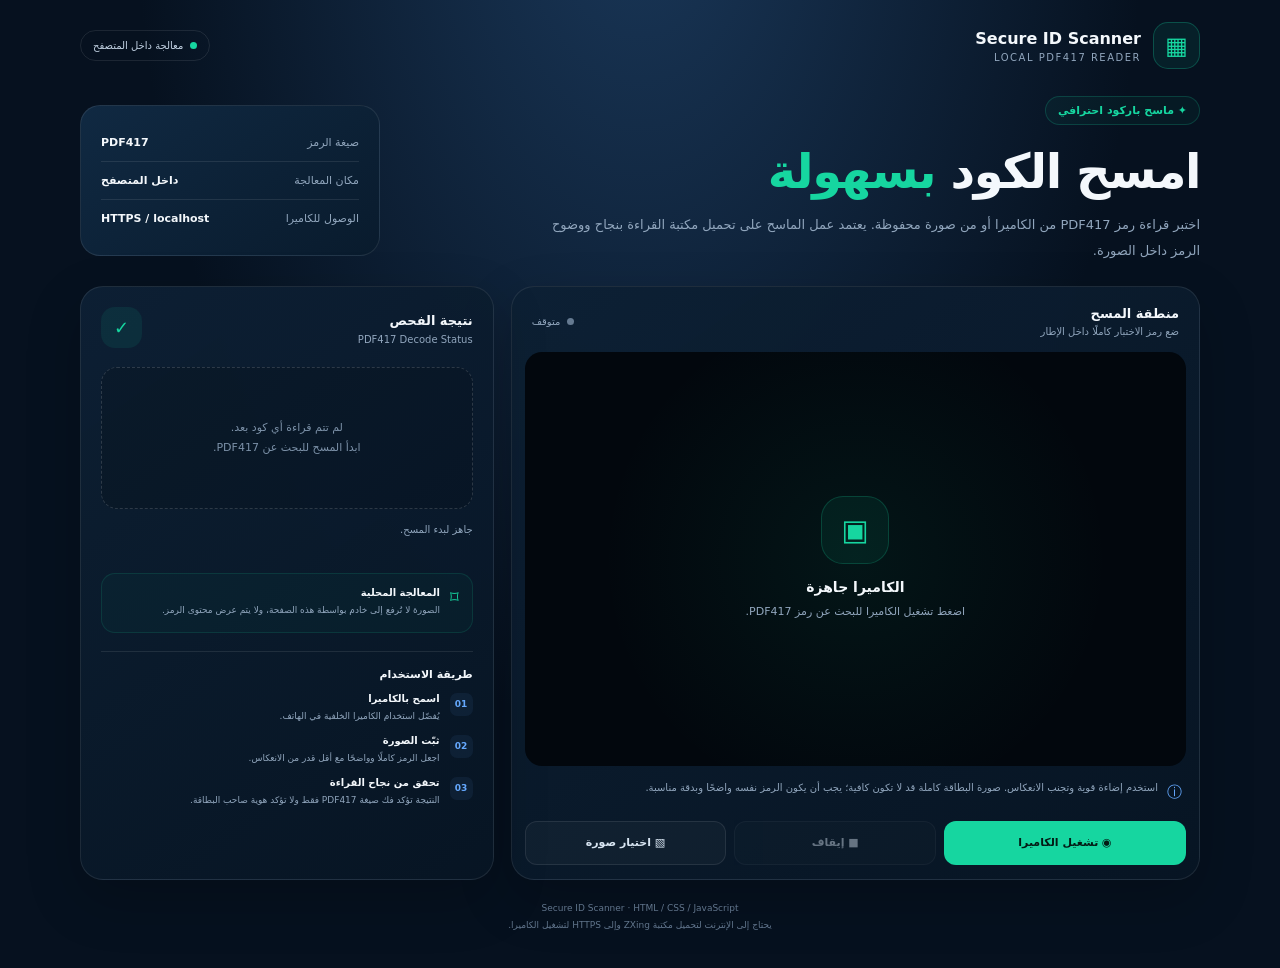
<file: card/index.html>
<!doctype html>
<html lang="ar" dir="rtl">
<head>
<meta charset="utf-8">
<meta name="viewport" content="width=device-width,initial-scale=1,viewport-fit=cover">
<meta name="theme-color" content="#06111f">
<title>Secure ID Scanner</title>
<style>
:root{--bg:#06111f;--panel:#0d2034;--panel2:#102942;--line:rgba(255,255,255,.09);--text:#f4f8fc;--muted:#91a6bd;--green:#16d6a0;--blue:#65a9ff;--red:#ff647c}*{box-sizing:border-box}body{margin:0;min-height:100vh;background:radial-gradient(ellipse at 50% -15%,#1a385a,transparent 56%),var(--bg);color:var(--text);font-family:system-ui,-apple-system,"Segoe UI",Tahoma,Arial,sans-serif}button{font:inherit;cursor:pointer}.app{width:min(1120px,calc(100% - 30px));margin:auto;padding:22px 0 34px}.top{display:flex;justify-content:space-between;align-items:center;gap:15px;margin-bottom:27px}.brand{display:flex;align-items:center;gap:12px}.logo{height:47px;width:47px;border-radius:15px;display:grid;place-items:center;font-size:24px;color:var(--green);border:1px solid #16d6a044;background:#16d6a014}.brand strong{display:block;font-size:16px;font-weight:900}.brand small{display:block;color:var(--muted);font-size:10px;letter-spacing:1.5px;margin-top:4px}.pill{font-size:10px;border:1px solid var(--line);padding:9px 12px;border-radius:999px;color:#c4d4e5;white-space:nowrap}.pill:before{content:"";display:inline-block;width:7px;height:7px;border-radius:50%;background:var(--green);margin-left:7px}.hero{display:grid;grid-template-columns:1fr 300px;gap:24px;align-items:center;margin-bottom:22px}.tag{display:inline-block;border-radius:999px;padding:7px 12px;color:var(--green);border:1px solid #16d6a033;background:#16d6a00b;font-size:11px;font-weight:800}.hero h1{font-size:clamp(30px,4.5vw,48px);line-height:1.3;letter-spacing:-1.4px;margin:15px 0 10px}.hero h1 span{color:var(--green)}.hero p{font-size:13px;line-height:2;color:var(--muted);max-width:660px;margin:0}.side-info{padding:18px 20px;background:linear-gradient(145deg,#102942,#091b2d);border:1px solid var(--line);border-radius:20px}.stat{display:flex;justify-content:space-between;gap:10px;padding:12px 0;border-bottom:1px solid var(--line);font-size:11px}.stat:last-child{border-bottom:0}.stat span{color:var(--muted)}.stat b{font-size:11px}.grid{display:grid;grid-template-columns:minmax(0,1.25fr) minmax(290px,.75fr);gap:17px}.card{overflow:hidden;background:linear-gradient(145deg,rgba(13,32,52,.97),rgba(7,21,36,.98));border:1px solid var(--line);border-radius:23px;box-shadow:0 20px 55px #0003}.card-head{display:flex;justify-content:space-between;align-items:center;gap:12px;padding:19px 20px 15px}.card-head b{display:block;font-size:13px}.card-head small{display:block;color:var(--muted);font-size:10px;margin-top:5px}.status{display:flex;align-items:center;gap:7px;font-size:10px;color:var(--muted);white-space:nowrap}.dot{width:7px;height:7px;border-radius:50%;background:#657a91}.dot.on{background:var(--green);box-shadow:0 0 10px var(--green);animation:pulse 1.5s infinite}@keyframes pulse{50%{opacity:.35}}.camera{position:relative;aspect-ratio:16/10;min-height:330px;margin:0 13px;border-radius:17px;overflow:hidden;background:#02070d}.camera video{display:none;position:absolute;inset:0;width:100%;height:100%;object-fit:cover}.placeholder{position:absolute;inset:0;display:flex;align-items:center;justify-content:center;flex-direction:column;text-align:center;padding:24px;background:radial-gradient(circle at center,#16d6a012,transparent 65%)}.cam-icon{height:68px;width:68px;display:grid;place-items:center;border:1px solid #16d6a033;background:#16d6a012;border-radius:22px;color:var(--green);font-size:29px;margin-bottom:15px}.placeholder b{font-size:14px}.placeholder span{font-size:11px;color:var(--muted);line-height:1.9;max-width:310px;margin-top:7px}.frame{display:none;position:absolute;inset:24% 7%;border:1px solid #ffffff25;border-radius:14px;pointer-events:none}.frame:before,.frame:after,.c1,.c2{content:"";position:absolute;width:34px;height:34px;border-color:var(--green);border-style:solid}.frame:before{top:-1px;right:-1px;border-width:3px 3px 0 0;border-radius:0 13px 0 0}.frame:after{bottom:-1px;left:-1px;border-width:0 0 3px 3px;border-radius:0 0 0 13px}.c1{top:-1px;left:-1px;border-width:3px 0 0 3px;border-radius:13px 0 0}.c2{bottom:-1px;right:-1px;border-width:0 3px 3px 0;border-radius:0 0 13px}.line{display:none;position:absolute;left:4%;right:4%;height:2px;top:50%;background:linear-gradient(90deg,transparent,var(--green),transparent);box-shadow:0 0 13px var(--green)}.scanning .line{display:block;animation:scan 2.1s ease-in-out infinite}@keyframes scan{0%,100%{top:8%}50%{top:91%}}.frame-label{position:absolute;bottom:9%;left:50%;transform:translateX(-50%);border:1px solid #ffffff26;border-radius:999px;background:#02070dbb;padding:8px 12px;color:#e4edf7;font-size:10px;white-space:nowrap}.hint{display:flex;gap:9px;align-items:flex-start;margin:13px 17px 15px;color:var(--muted);font-size:10px;line-height:1.8}.hint i{font-style:normal;color:var(--blue);font-size:15px}.buttons{display:grid;grid-template-columns:1.2fr 1fr 1fr;gap:8px;padding:0 13px 14px}.btn{min-height:44px;border:1px solid transparent;border-radius:12px;padding:9px 10px;display:flex;align-items:center;justify-content:center;gap:7px;font-size:11px;font-weight:850;transition:.18s}.btn:active{transform:scale(.98)}.btn:disabled{opacity:.45;cursor:not-allowed}.primary{background:var(--green);color:#041b15}.primary:hover{filter:brightness(1.07)}.secondary{color:#d8e5f2;background:#ffffff08;border-color:var(--line)}.secondary:hover{background:#ffffff12}.result{padding:20px}.result-title{display:flex;justify-content:space-between;align-items:center}.result-title b{font-size:13px}.result-title small{display:block;font-size:10px;color:var(--muted);margin-top:5px}.result-icon{height:41px;width:41px;border-radius:14px;background:#16d6a016;color:var(--green);display:grid;place-items:center;font-size:18px}.result-box{min-height:142px;margin-top:19px;border:1px dashed #ffffff25;border-radius:16px;background:#0002;display:flex;align-items:center;justify-content:center;text-align:center;padding:18px}.result-placeholder{font-size:11px;line-height:1.9;color:#7c91a8}.result-state{display:none;align-items:center;flex-direction:column;gap:9px}.result-state-icon{height:42px;width:42px;border-radius:50%;display:grid;place-items:center;background:#16d6a019;color:var(--green);font-size:18px}.result-state b{font-size:12px}.result-state span{font-size:10px;line-height:1.8;color:var(--muted)}.message{min-height:36px;margin-top:12px;color:var(--muted);font-size:10px;line-height:1.8}.message.success{color:var(--green)}.message.error{color:var(--red)}.privacy{display:flex;gap:10px;margin-top:16px;padding:13px;border:1px solid #16d6a022;background:#16d6a008;border-radius:14px}.privacy i{color:var(--green);font-style:normal;font-size:17px}.privacy b{display:block;font-size:10px;margin-bottom:4px}.privacy span{display:block;color:var(--muted);font-size:9px;line-height:1.8}.steps{border-top:1px solid var(--line);margin-top:18px;padding-top:16px}.steps h3{font-size:11px;margin:0 0 12px}.step{display:flex;gap:10px;margin-top:11px}.num{width:23px;height:23px;flex:0 0 23px;display:grid;place-items:center;border-radius:7px;color:var(--blue);background:#65a9ff12;font-size:9px;font-weight:900}.step b{display:block;font-size:10px;margin-bottom:4px}.step span{display:block;color:var(--muted);font-size:9px;line-height:1.8}.footer{text-align:center;color:#61758c;font-size:9px;line-height:1.9;margin-top:20px}#fileInput{display:none}.dependency{display:none;margin:0 13px 13px;padding:11px 13px;border:1px solid #ff647c44;border-radius:12px;color:#ff9aab;font-size:10px;line-height:1.8;background:#ff647c0b}@media(max-width:820px){.hero{grid-template-columns:1fr}.side-info{display:none}.grid{grid-template-columns:1fr}.camera{min-height:310px}}@media(max-width:540px){.app{width:calc(100% - 18px);padding-top:15px}.top{margin-bottom:21px}.logo{width:42px;height:42px}.brand strong{font-size:14px}.pill{font-size:9px;padding:8px}.hero h1{font-size:31px}.hero p{font-size:12px}.camera{min-height:260px;aspect-ratio:4/3}.buttons{grid-template-columns:1fr 1fr}.buttons .primary{grid-column:span 2}.frame{inset:28% 4%}.card-head{padding:16px}.result{padding:17px}}@media(prefers-reduced-motion:reduce){*,*:before,*:after{animation:none!important;transition:none!important}}
</style>
</head>
<body>
<main class="app">
<header class="top"><div class="brand"><div class="logo">▦</div><div><strong>Secure ID Scanner</strong><small>LOCAL PDF417 READER</small></div></div><div class="pill">معالجة داخل المتصفح</div></header>
<section class="hero"><div><div class="tag">✦ ماسح باركود احترافي</div><h1>امسح الكود <span>بسهولة</span></h1><p>اختبر قراءة رمز PDF417 من الكاميرا أو من صورة محفوظة. يعتمد عمل الماسح على تحميل مكتبة القراءة بنجاح ووضوح الرمز داخل الصورة.</p></div><div class="side-info"><div class="stat"><span>صيغة الرمز</span><b>PDF417</b></div><div class="stat"><span>مكان المعالجة</span><b>داخل المتصفح</b></div><div class="stat"><span>الوصول للكاميرا</span><b>HTTPS / localhost</b></div></div></section>
<div class="grid"><section class="card"><div class="card-head"><div><b>منطقة المسح</b><small>ضع رمز الاختبار كاملًا داخل الإطار</small></div><div class="status"><span class="dot" id="statusDot"></span><span id="statusText">متوقف</span></div></div>
<div class="camera" id="camera"><video id="video" autoplay muted playsinline></video><div class="placeholder" id="cameraEmpty"><div class="cam-icon">▣</div><b>الكاميرا جاهزة</b><span>اضغط تشغيل الكاميرا للبحث عن رمز PDF417.</span></div><div class="frame" id="scanArea"><i class="c1"></i><i class="c2"></i><div class="line"></div><div class="frame-label">ضع PDF417 داخل الإطار</div></div></div>
<div class="hint"><i>ⓘ</i><span>استخدم إضاءة قوية وتجنب الانعكاس. صورة البطاقة كاملة قد لا تكون كافية؛ يجب أن يكون الرمز نفسه واضحًا وبدقة مناسبة.</span></div><div class="dependency" id="dependencyError">تعذر تحميل مكتبة ZXing من مزودي CDN. تأكد من الاتصال بالإنترنت ثم أعد تحميل الصفحة.</div><div class="buttons"><button class="btn primary" id="startBtn">◉ تشغيل الكاميرا</button><button class="btn secondary" id="stopBtn" disabled>■ إيقاف</button><button class="btn secondary" id="imageBtn">▧ اختيار صورة</button></div><input id="fileInput" type="file" accept="image/*"></section>
<section class="card"><div class="result"><div class="result-title"><div><b>نتيجة الفحص</b><small>PDF417 Decode Status</small></div><div class="result-icon">✓</div></div><div class="result-box"><div class="result-placeholder" id="resultPlaceholder">لم تتم قراءة أي كود بعد.<br>ابدأ المسح للبحث عن PDF417.</div><div class="result-state" id="resultState"><div class="result-state-icon">✓</div><b>تم فك رمز PDF417</b><span id="decodedInfo">تم اكتشاف الرمز بنجاح.</span></div></div><div class="message" id="message">جاهز لبدء المسح.</div><div class="privacy"><i>⌑</i><div><b>المعالجة المحلية</b><span>الصورة لا تُرفع إلى خادم بواسطة هذه الصفحة، ولا يتم عرض محتوى الرمز.</span></div></div><div class="steps"><h3>طريقة الاستخدام</h3><div class="step"><div class="num">01</div><div><b>اسمح بالكاميرا</b><span>يُفضّل استخدام الكاميرا الخلفية في الهاتف.</span></div></div><div class="step"><div class="num">02</div><div><b>ثبّت الصورة</b><span>اجعل الرمز كاملًا وواضحًا مع أقل قدر من الانعكاس.</span></div></div><div class="step"><div class="num">03</div><div><b>تحقق من نجاح القراءة</b><span>النتيجة تؤكد فك صيغة PDF417 فقط ولا تؤكد هوية صاحب البطاقة.</span></div></div></div></div></section></div>
<footer class="footer">Secure ID Scanner · HTML / CSS / JavaScript<br>يحتاج إلى الإنترنت لتحميل مكتبة ZXing وإلى HTTPS لتشغيل الكاميرا.</footer>
</main>
<script>
const $=id=>document.getElementById(id);const video=$('video'),cameraEmpty=$('cameraEmpty'),scanArea=$('scanArea'),camera=$('camera'),startBtn=$('startBtn'),stopBtn=$('stopBtn'),imageBtn=$('imageBtn'),fileInput=$('fileInput'),statusDot=$('statusDot'),statusText=$('statusText'),message=$('message'),resultPlaceholder=$('resultPlaceholder'),resultState=$('resultState'),decodedInfo=$('decodedInfo'),dependencyError=$('dependencyError');let reader=null,controls=null,running=false,completed=false,libraryPromise=null;
function setStatus(text,on=false){statusText.textContent=text;statusDot.classList.toggle('on',on)}function setMessage(text,type=''){message.textContent=text;message.className='message '+type}
function loadScript(url){return new Promise((resolve,reject)=>{const script=document.createElement('script');script.src=url;script.async=true;script.onload=()=>window.ZXing?.BrowserPDF417Reader?resolve():reject(new Error('لم يظهر قارئ PDF417 في المكتبة المحمّلة.'));script.onerror=()=>{script.remove();reject(new Error('فشل الاتصال بمصدر المكتبة.'))};document.head.appendChild(script)})}
async function ensureLibrary(){if(window.ZXing?.BrowserPDF417Reader)return;if(!libraryPromise){libraryPromise=(async()=>{try{await loadScript('https://unpkg.com/@zxing/library@0.21.3')}catch{await loadScript('https://cdn.jsdelivr.net/npm/@zxing/library@0.21.3')}if(!window.ZXing?.BrowserPDF417Reader)throw new Error('مكتبة ZXing لم توفر BrowserPDF417Reader.');dependencyError.style.display='none'})()}return libraryPromise}
function stopCamera(update=true){running=false;if(controls){try{controls.stop()}catch{}controls=null}const stream=video.srcObject;if(stream?.getTracks)stream.getTracks().forEach(t=>t.stop());video.pause();video.srcObject=null;video.style.display='none';cameraEmpty.style.display='flex';scanArea.style.display='none';camera.classList.remove('scanning');startBtn.disabled=false;stopBtn.disabled=true;setStatus('متوقف');if(update)setMessage('تم إيقاف الكاميرا.')}
function resetResult(){completed=false;resultPlaceholder.style.display='block';resultState.style.display='none';decodedInfo.textContent='تم اكتشاف الرمز بنجاح.';setMessage('جاهز لبدء المسح.')}
function showDecoded(callbackControls=null){if(completed)return;completed=true;if(callbackControls){try{callbackControls.stop()}catch{}}resultPlaceholder.style.display='none';resultState.style.display='flex';decodedInfo.textContent='تم فك رمز PDF417 بنجاح. لم يتم عرض محتوى الرمز.';setMessage('تم التعرف على رمز PDF417.','success');stopCamera(false)}
async function startCamera(){if(running)return;try{setMessage('جاري تحميل قارئ PDF417...');await ensureLibrary();resetResult();reader=new ZXing.BrowserPDF417Reader(250);running=true;startBtn.disabled=true;stopBtn.disabled=false;cameraEmpty.style.display='none';video.style.display='block';scanArea.style.display='block';camera.classList.add('scanning');setStatus('جاري البحث',true);setMessage('جاري تشغيل الكاميرا والبحث عن PDF417...');controls=await reader.decodeFromVideoDevice(undefined,video,(result,error,callbackControls)=>{if(result&&!completed)showDecoded(callbackControls)});if(!running&&controls){controls.stop();controls=null}}catch(error){stopCamera(false);if(!window.ZXing?.BrowserPDF417Reader)dependencyError.style.display='block';setMessage(error?.name==='NotAllowedError'?'تم رفض إذن الكاميرا. اسمح للمتصفح باستخدامها ثم حاول مجددًا.':error?.name==='NotFoundError'?'لم يتم العثور على كاميرا متاحة.':error?.message||'تعذر تشغيل قارئ PDF417.','error')}}
async function readImage(file){try{setMessage('جاري تحميل القارئ وتحليل الصورة محليًا...');await ensureLibrary();resetResult();reader=new ZXing.BrowserPDF417Reader(250);const url=URL.createObjectURL(file);try{await reader.decodeFromImageUrl(url);showDecoded()}catch{setMessage('لم يتم فك PDF417 من الصورة. جرّب قصّ منطقة الرمز بدقة أعلى مع إظهار الرمز كاملًا.','error')}finally{URL.revokeObjectURL(url)}}catch(error){if(!window.ZXing?.BrowserPDF417Reader)dependencyError.style.display='block';setMessage(error?.message||'تعذر تهيئة قارئ الصورة.','error')}finally{fileInput.value=''}}
startBtn.addEventListener('click',startCamera);stopBtn.addEventListener('click',()=>stopCamera(true));imageBtn.addEventListener('click',()=>fileInput.click());fileInput.addEventListener('change',()=>{const file=fileInput.files?.[0];if(file)readImage(file)});window.addEventListener('pagehide',()=>stopCamera(false));
</script>
</body>
</html>
</file>
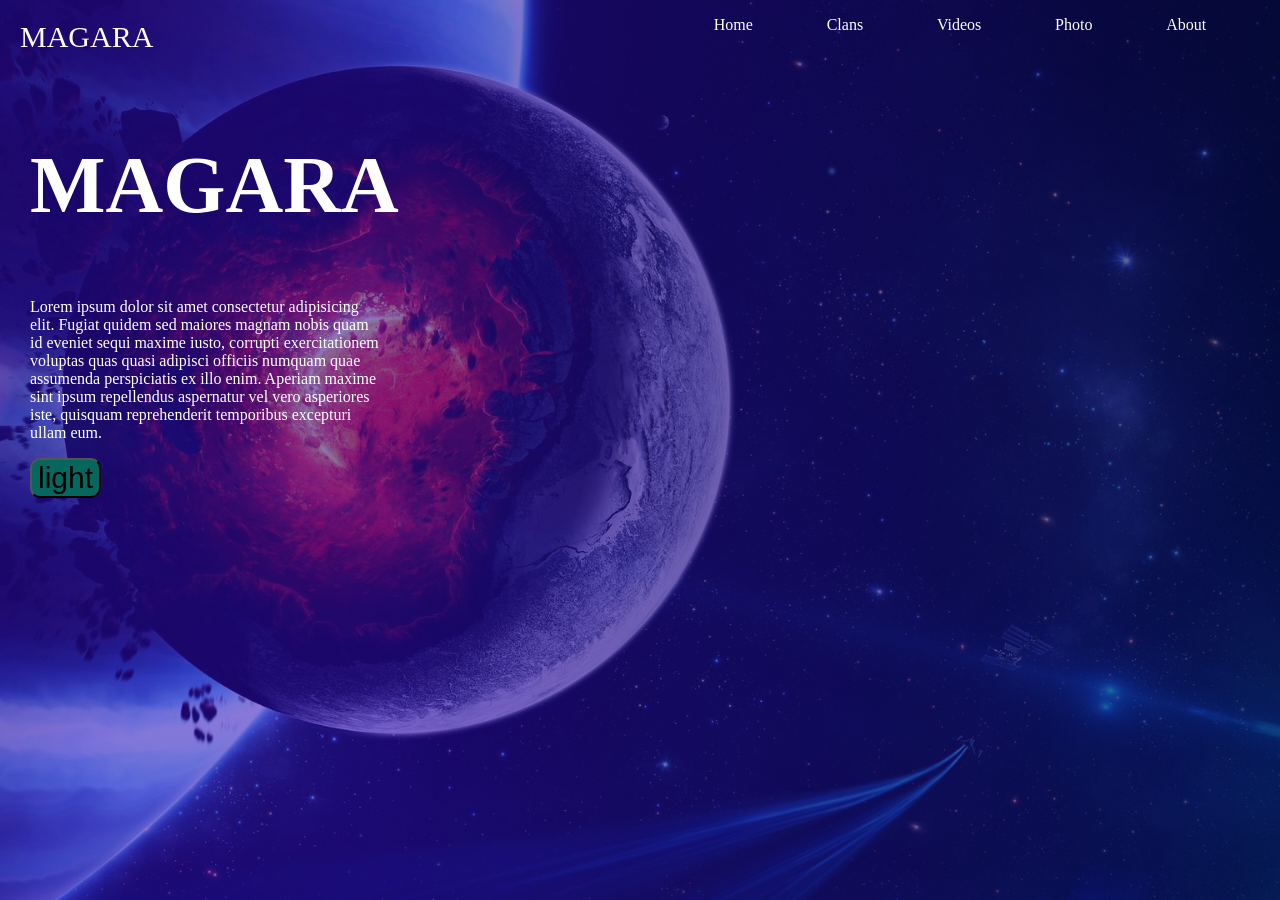
<file: Avatar/Avatar.html>
<!DOCTYPE html>
<html lang="en">
<head>
    <meta charset="UTF-8">
    <meta name="viewport" content="width=device-width, initial-scale=1.0">
    <title>Document</title>
    <link rel="stylesheet" href="av.css">
</head>
<body>
    
<div class="container">
 <header>
    <a class="logo" href="">Magara</a>
    <ul>
      <li><a href="">Home</a></li>
      <li><a href="">Clans</a></li>     
      <li><a href="">Videos</a></li>
     <li><a href="">Photo</a></li>
     <li><a href="">About</a></li>
    </ul>
 </header>

 <div class="cont">
<h2>Magara</h2>
<p>Lorem ipsum dolor sit amet consectetur adipisicing elit. Fugiat quidem sed maiores magnam nobis quam id eveniet sequi maxime iusto, corrupti exercitationem voluptas quas quasi adipisci officiis numquam quae assumenda perspiciatis ex illo enim. Aperiam maxime sint ipsum repellendus aspernatur vel vero asperiores iste, quisquam reprehenderit temporibus excepturi ullam eum.</p>
    
    <a href="/ProHTML/My.html"><button>light</button></a>
 </div>

 

</div>





</body>
</html>
</file>
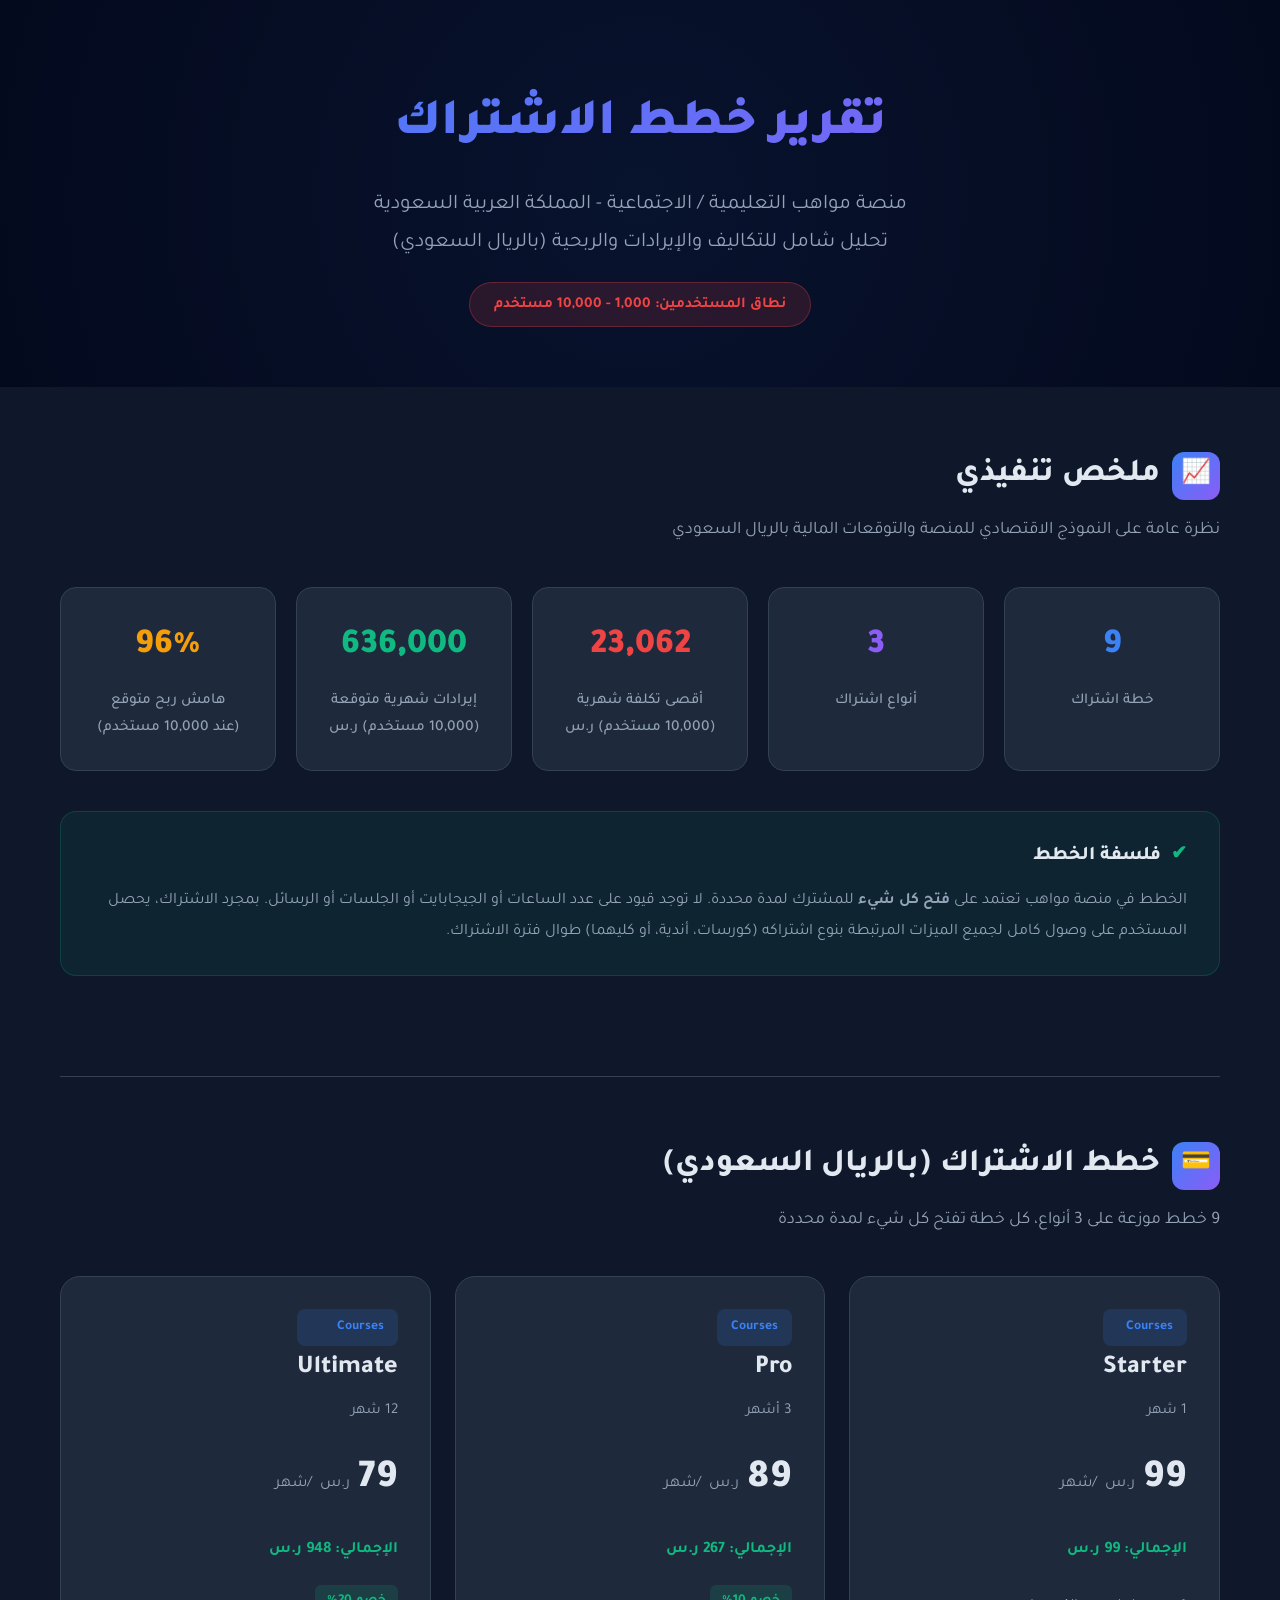
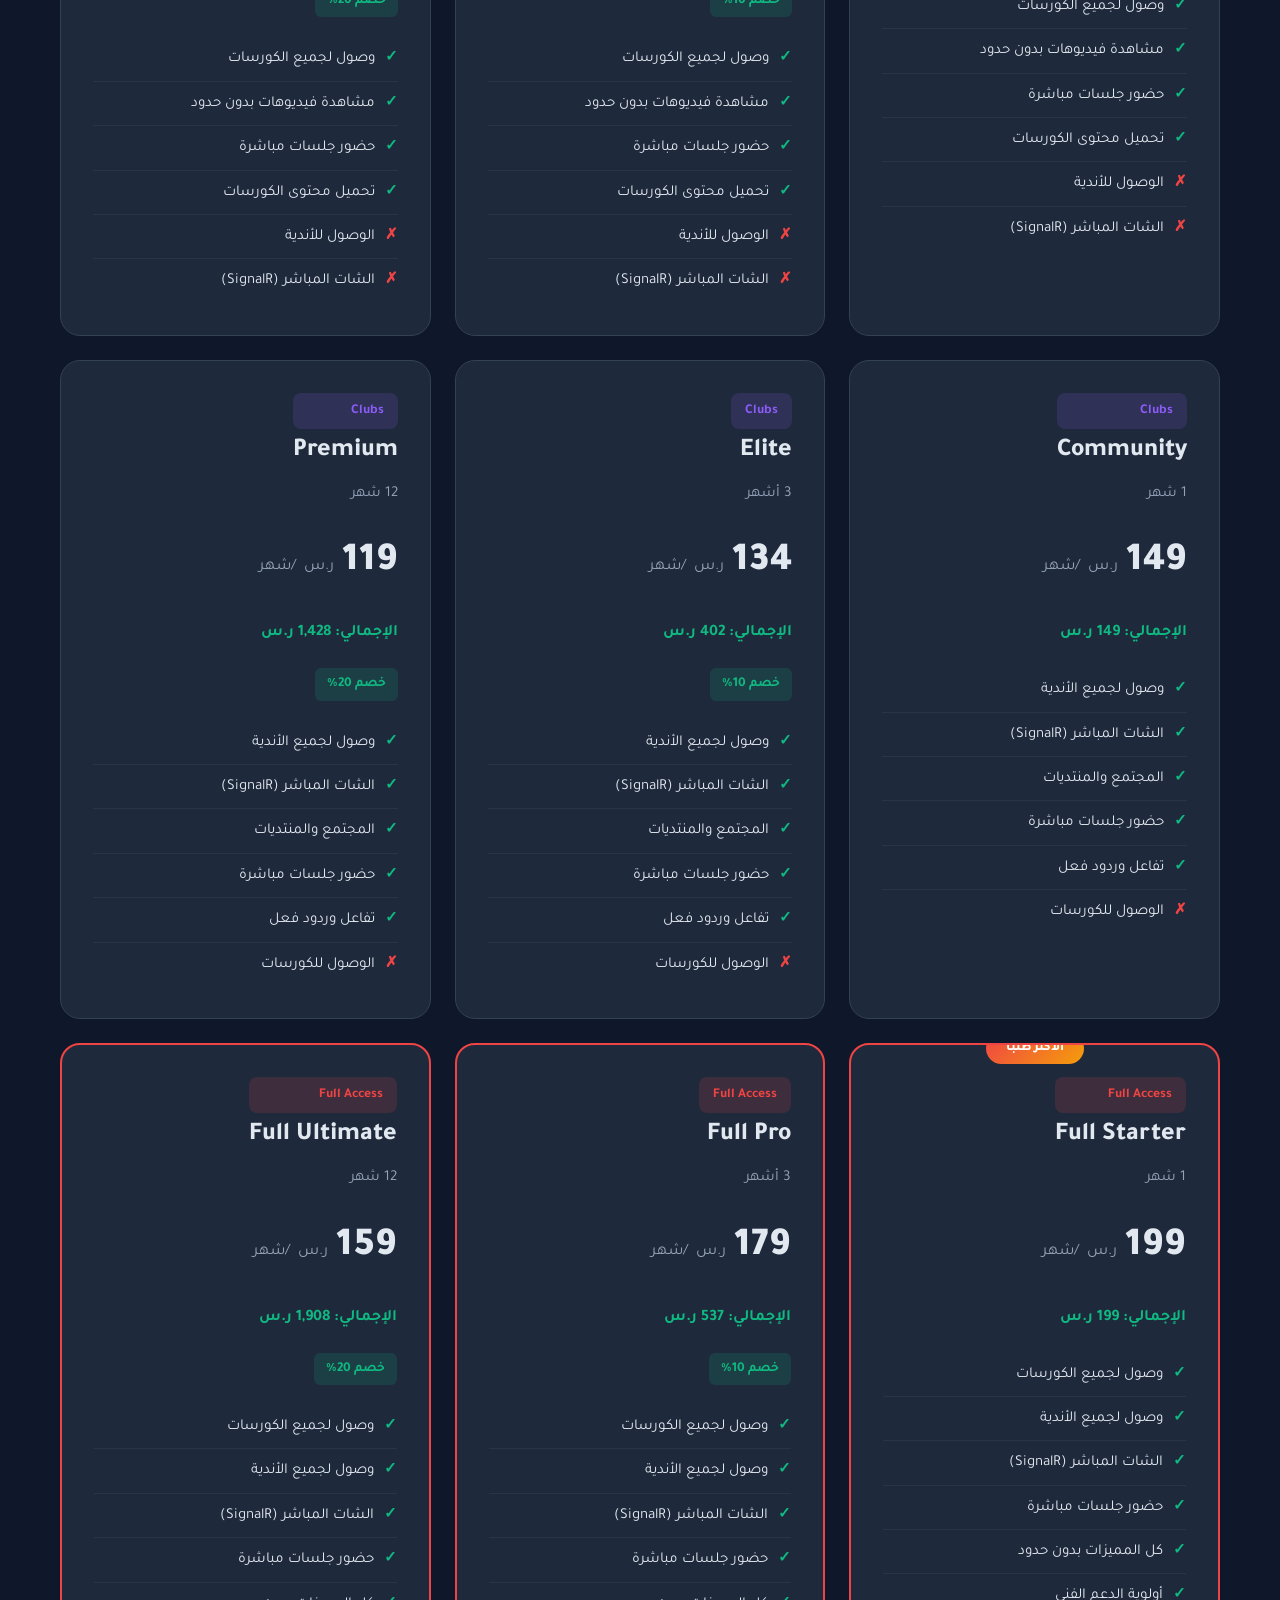
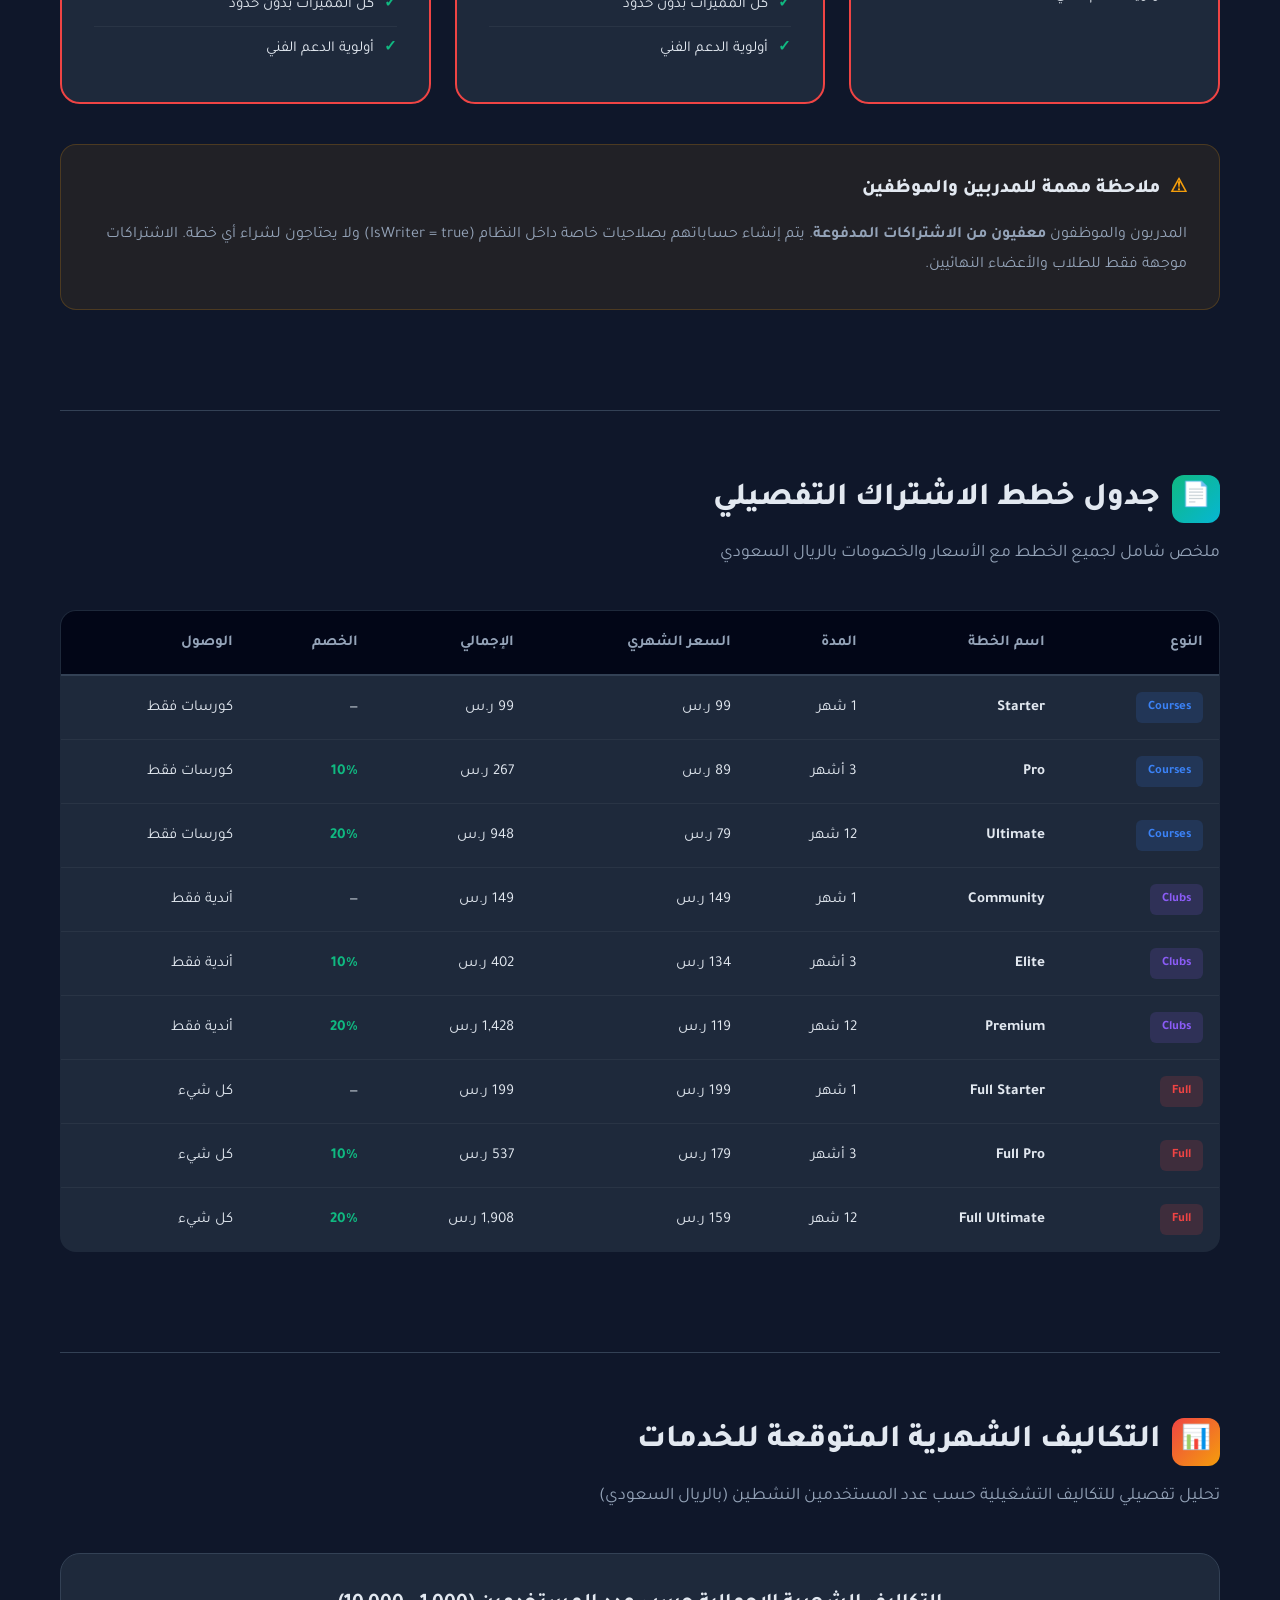
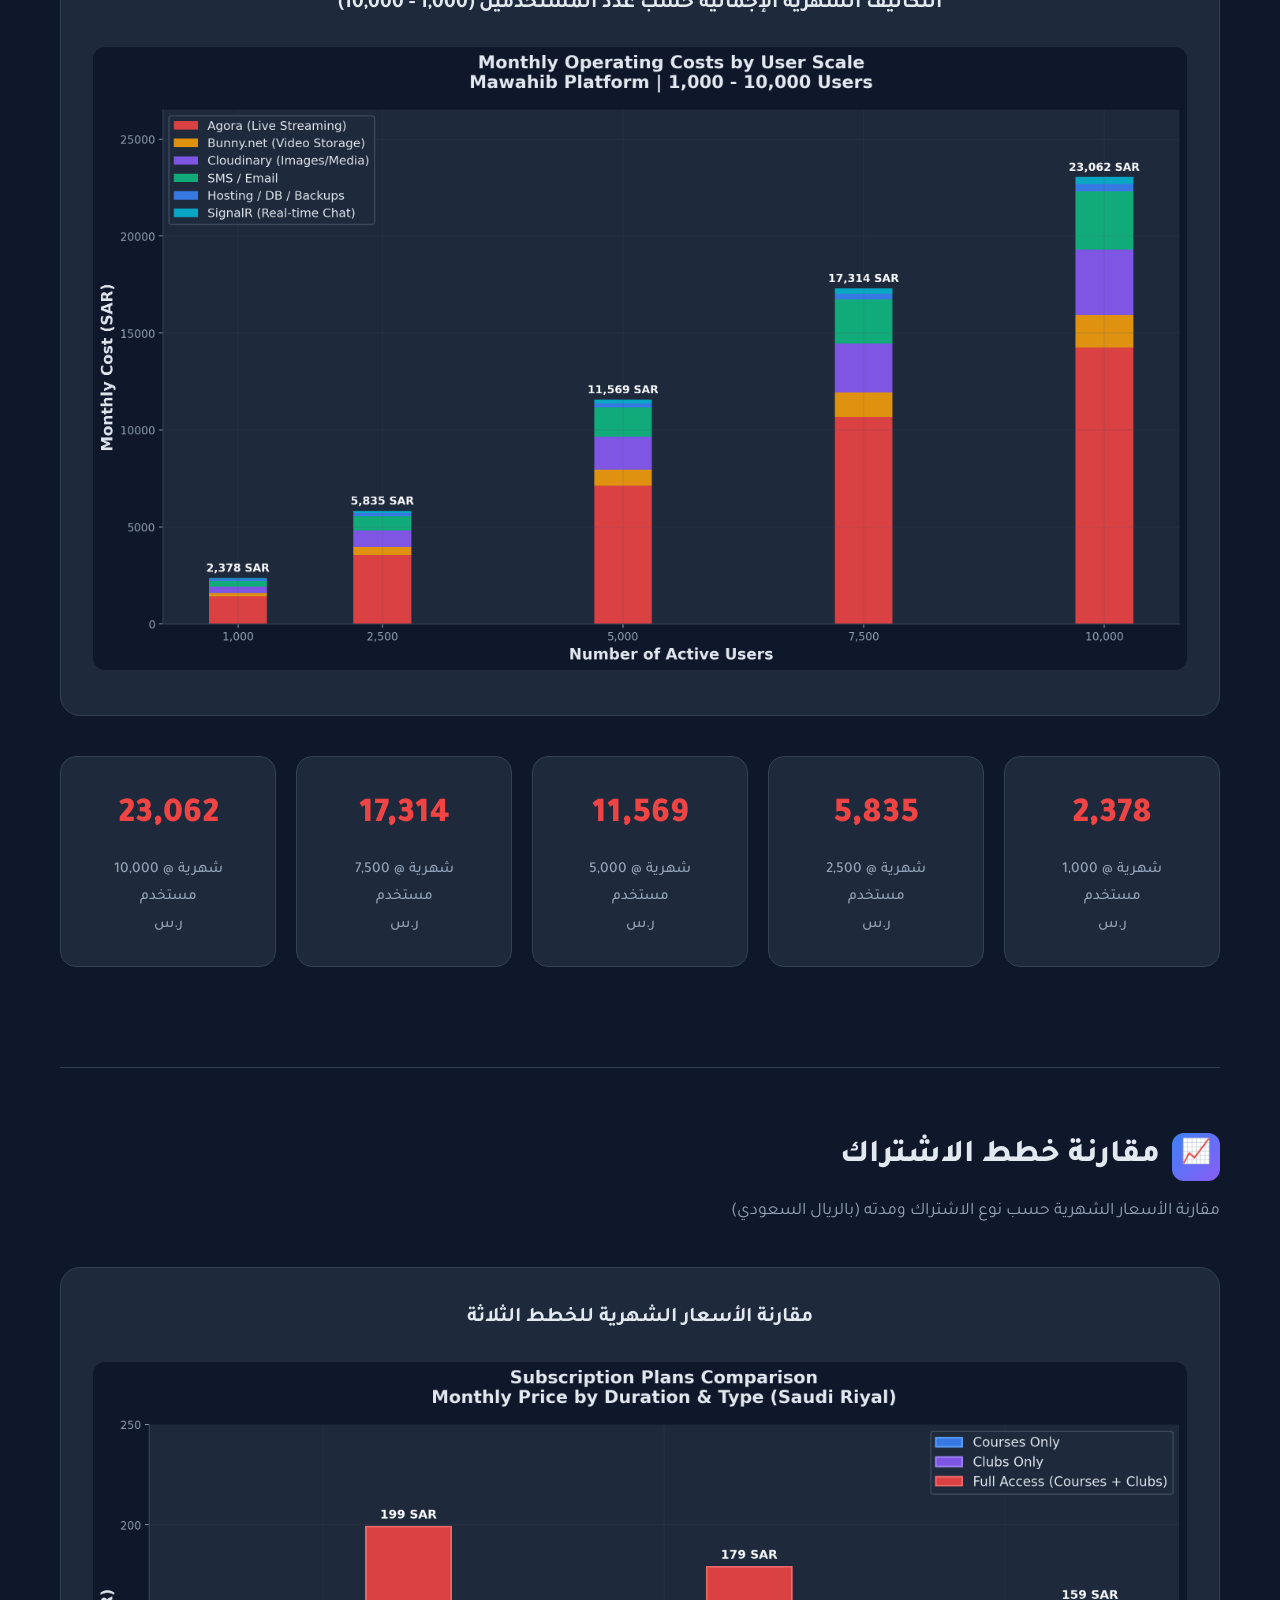
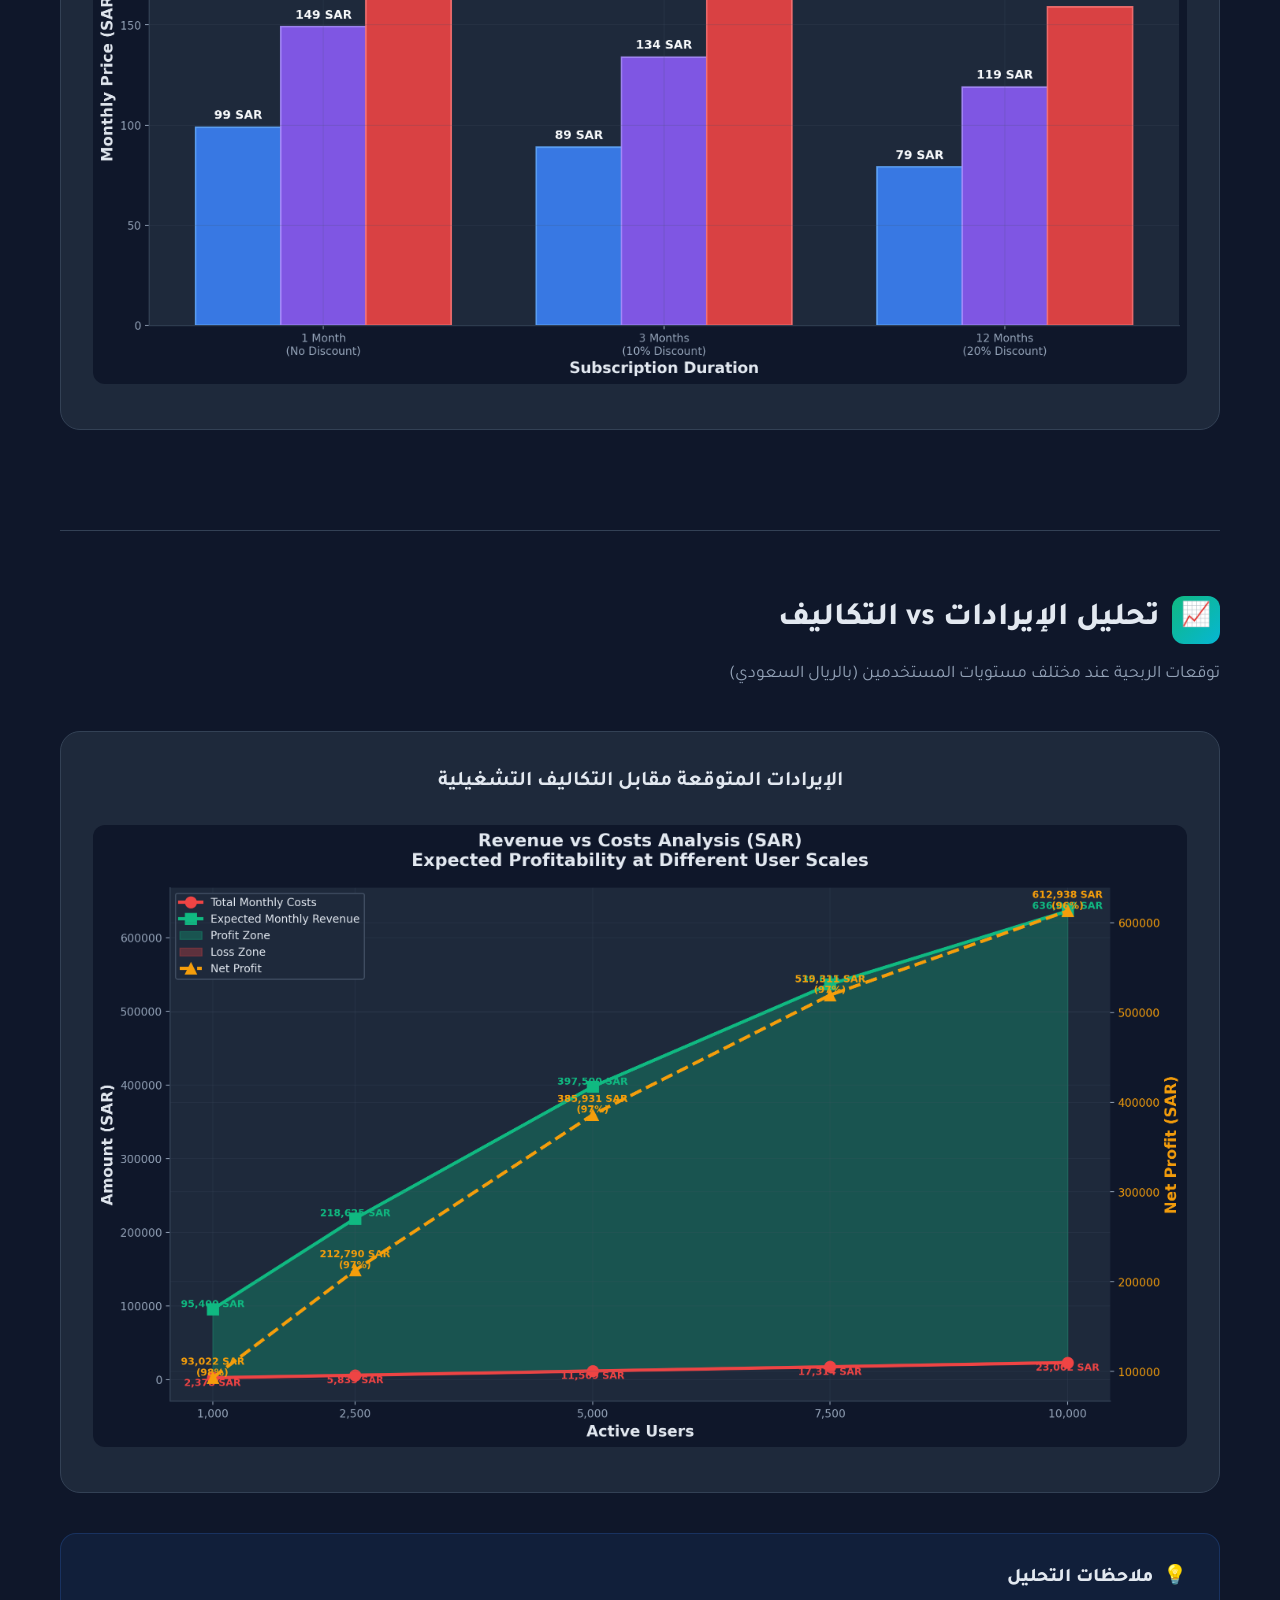
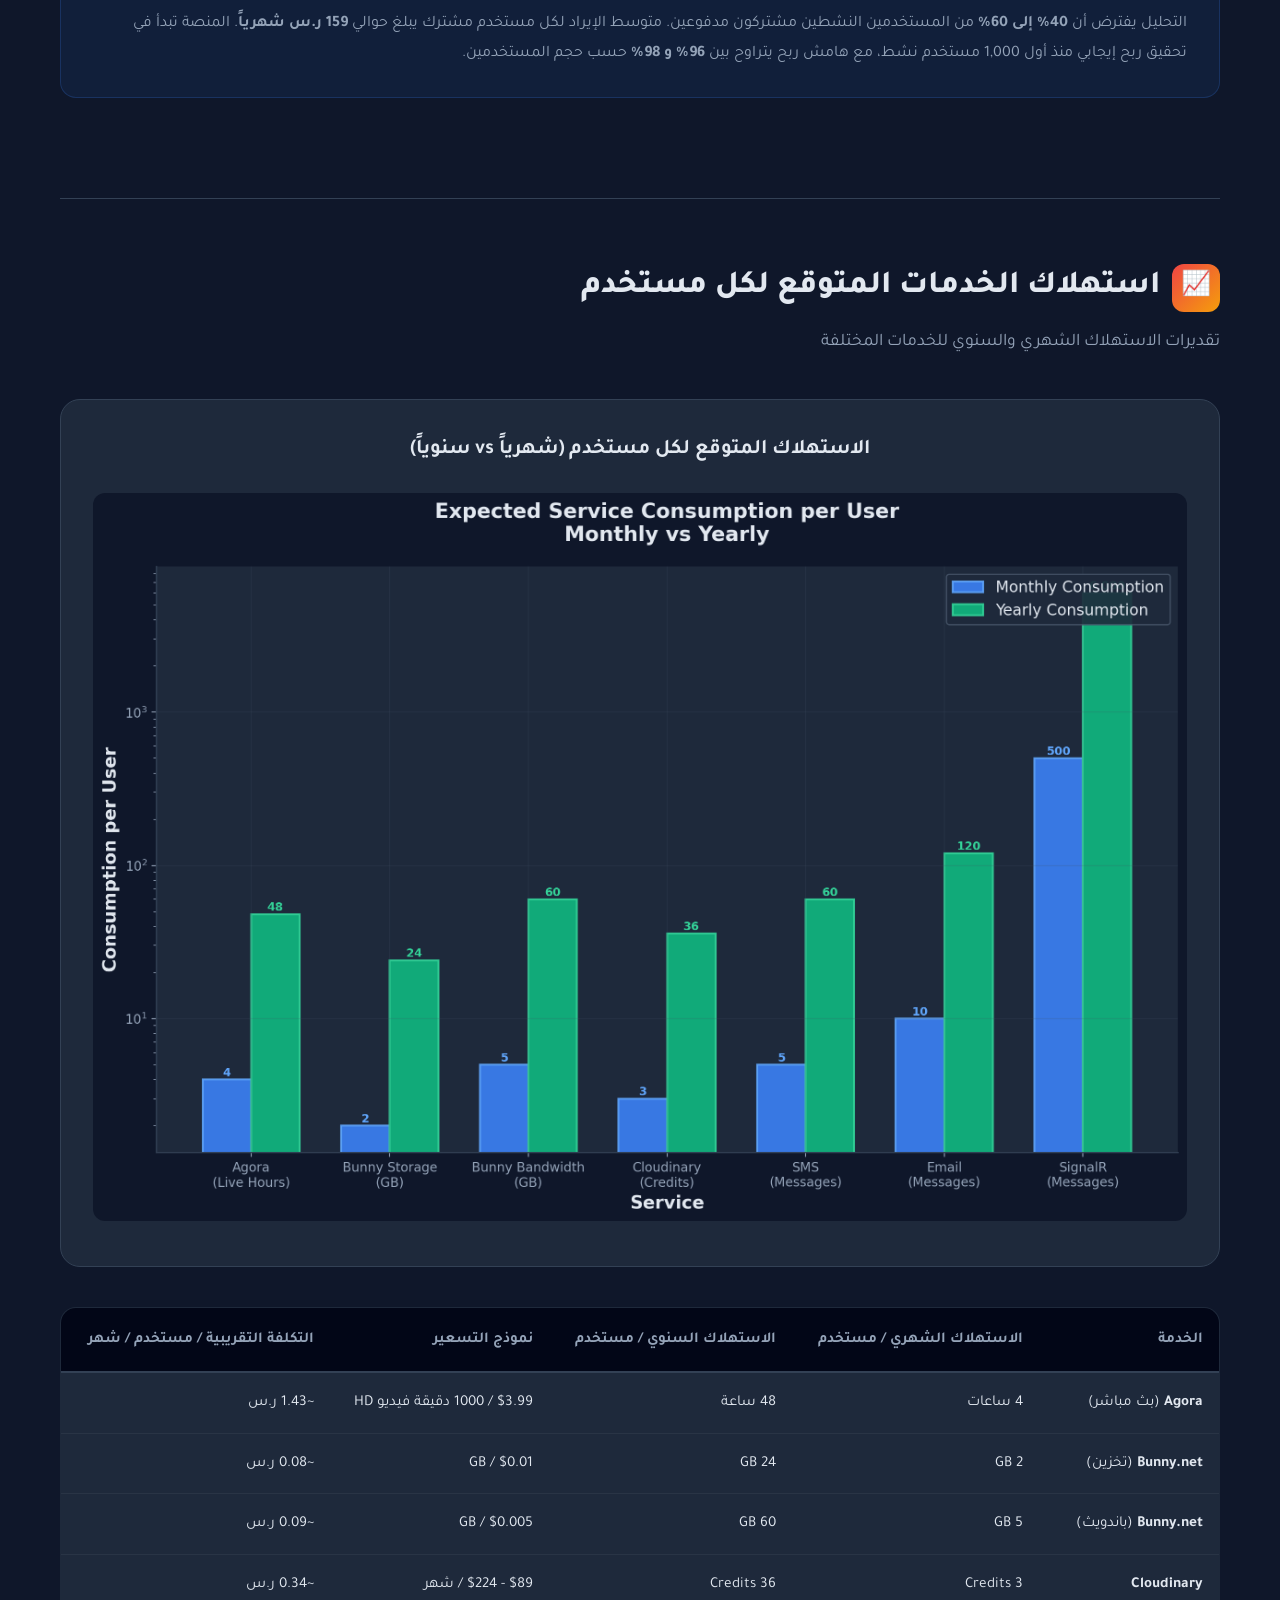
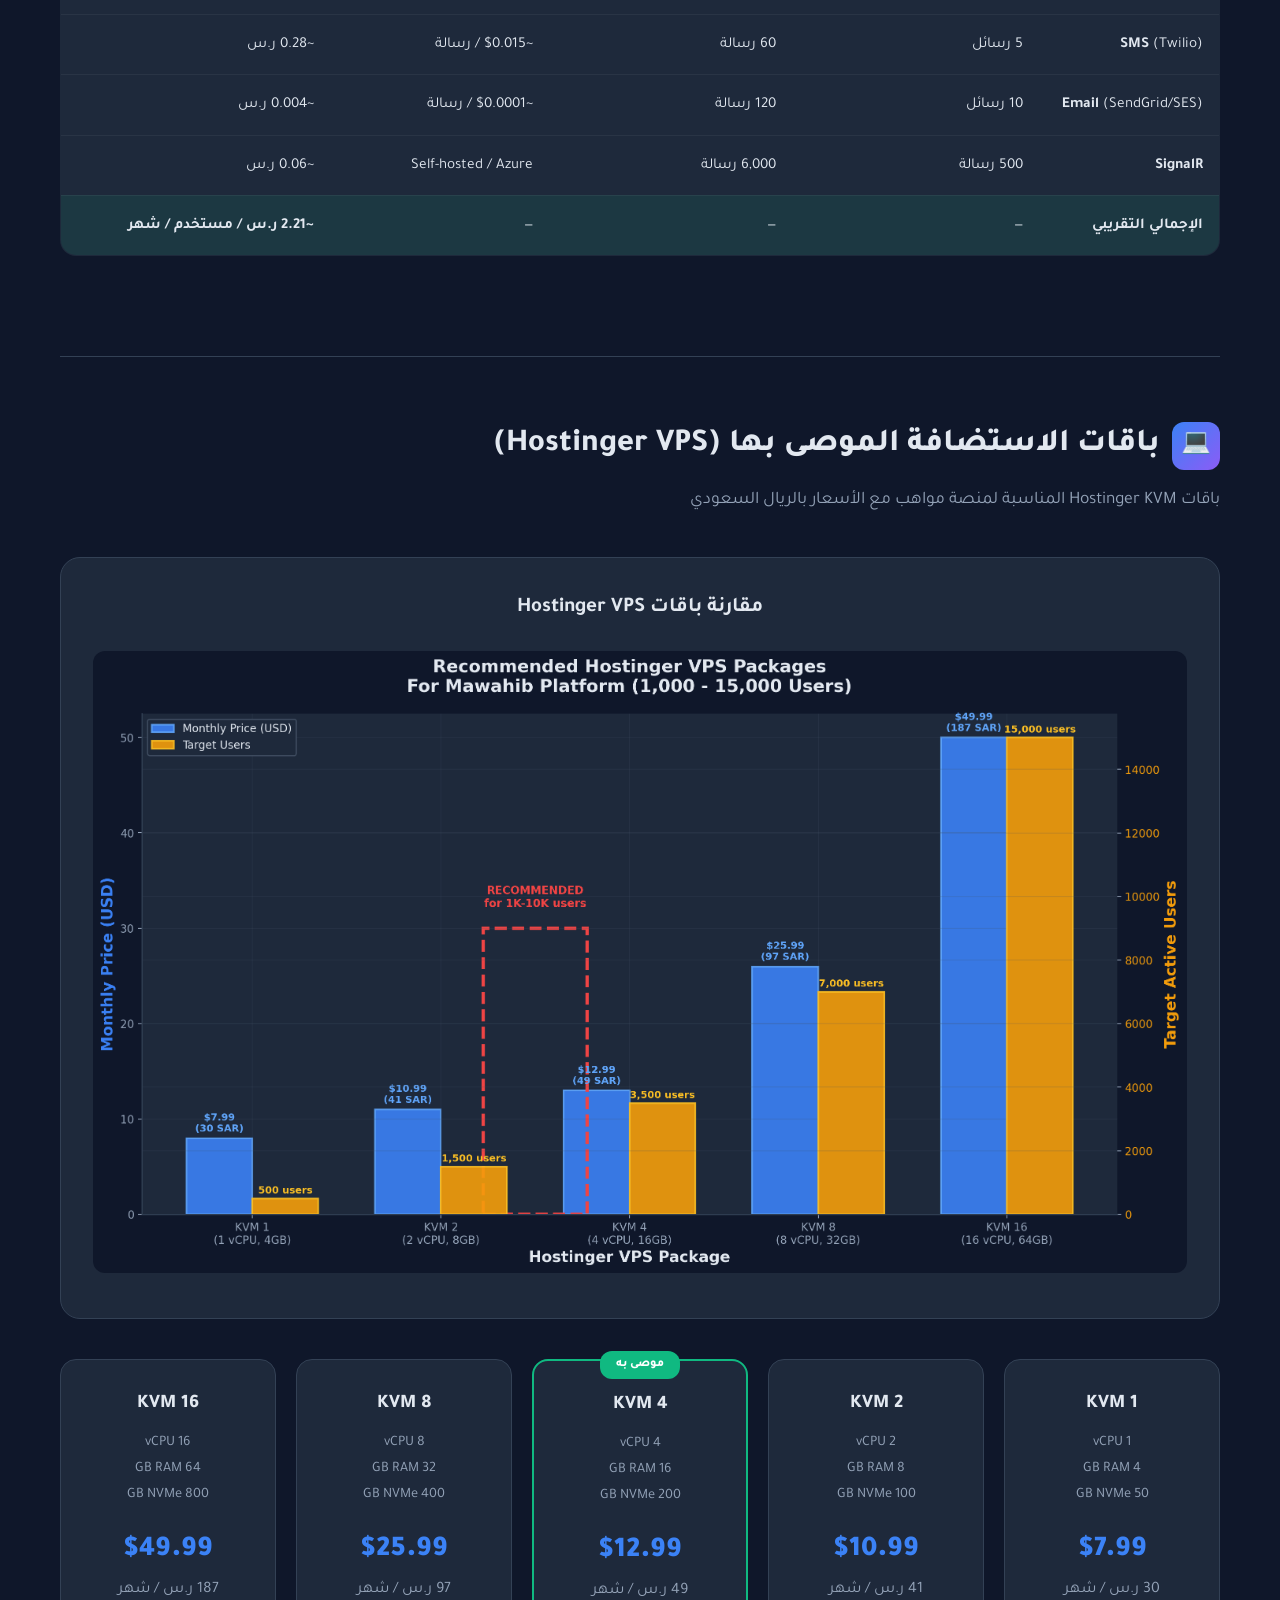
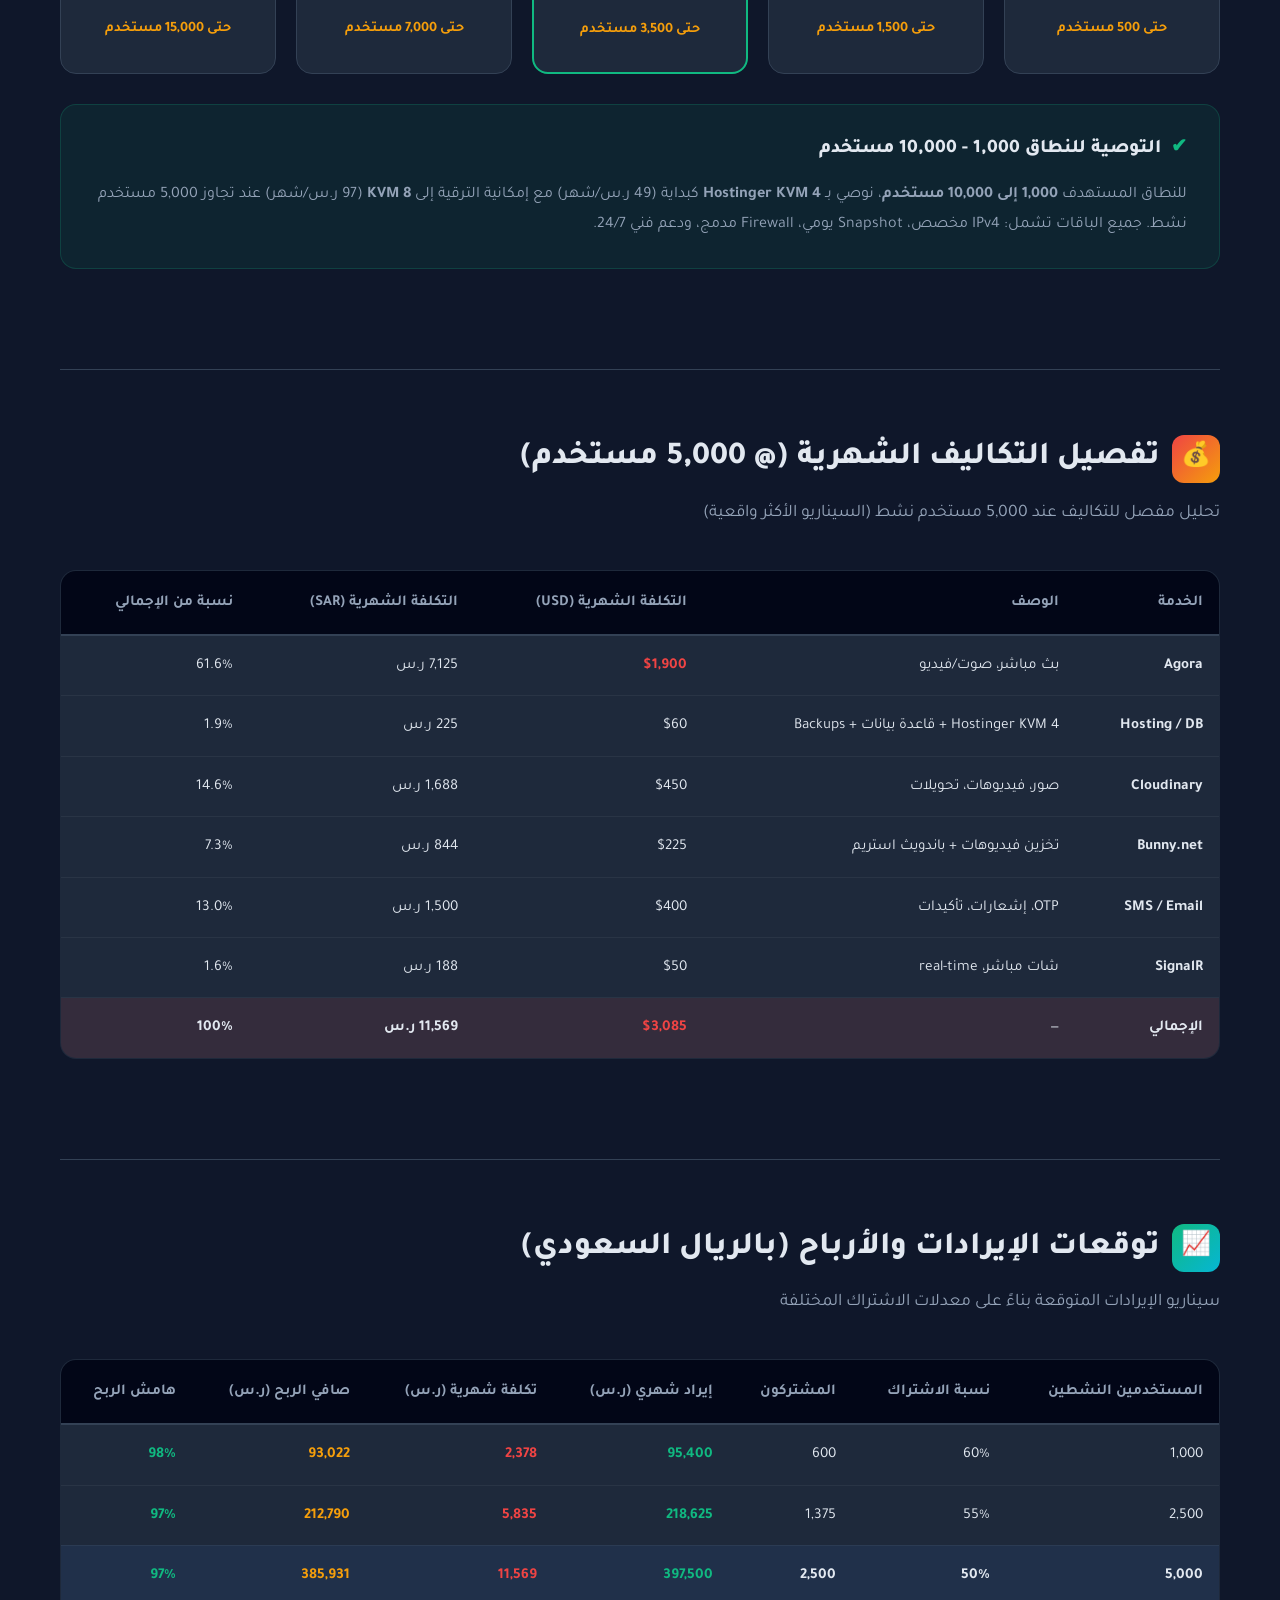
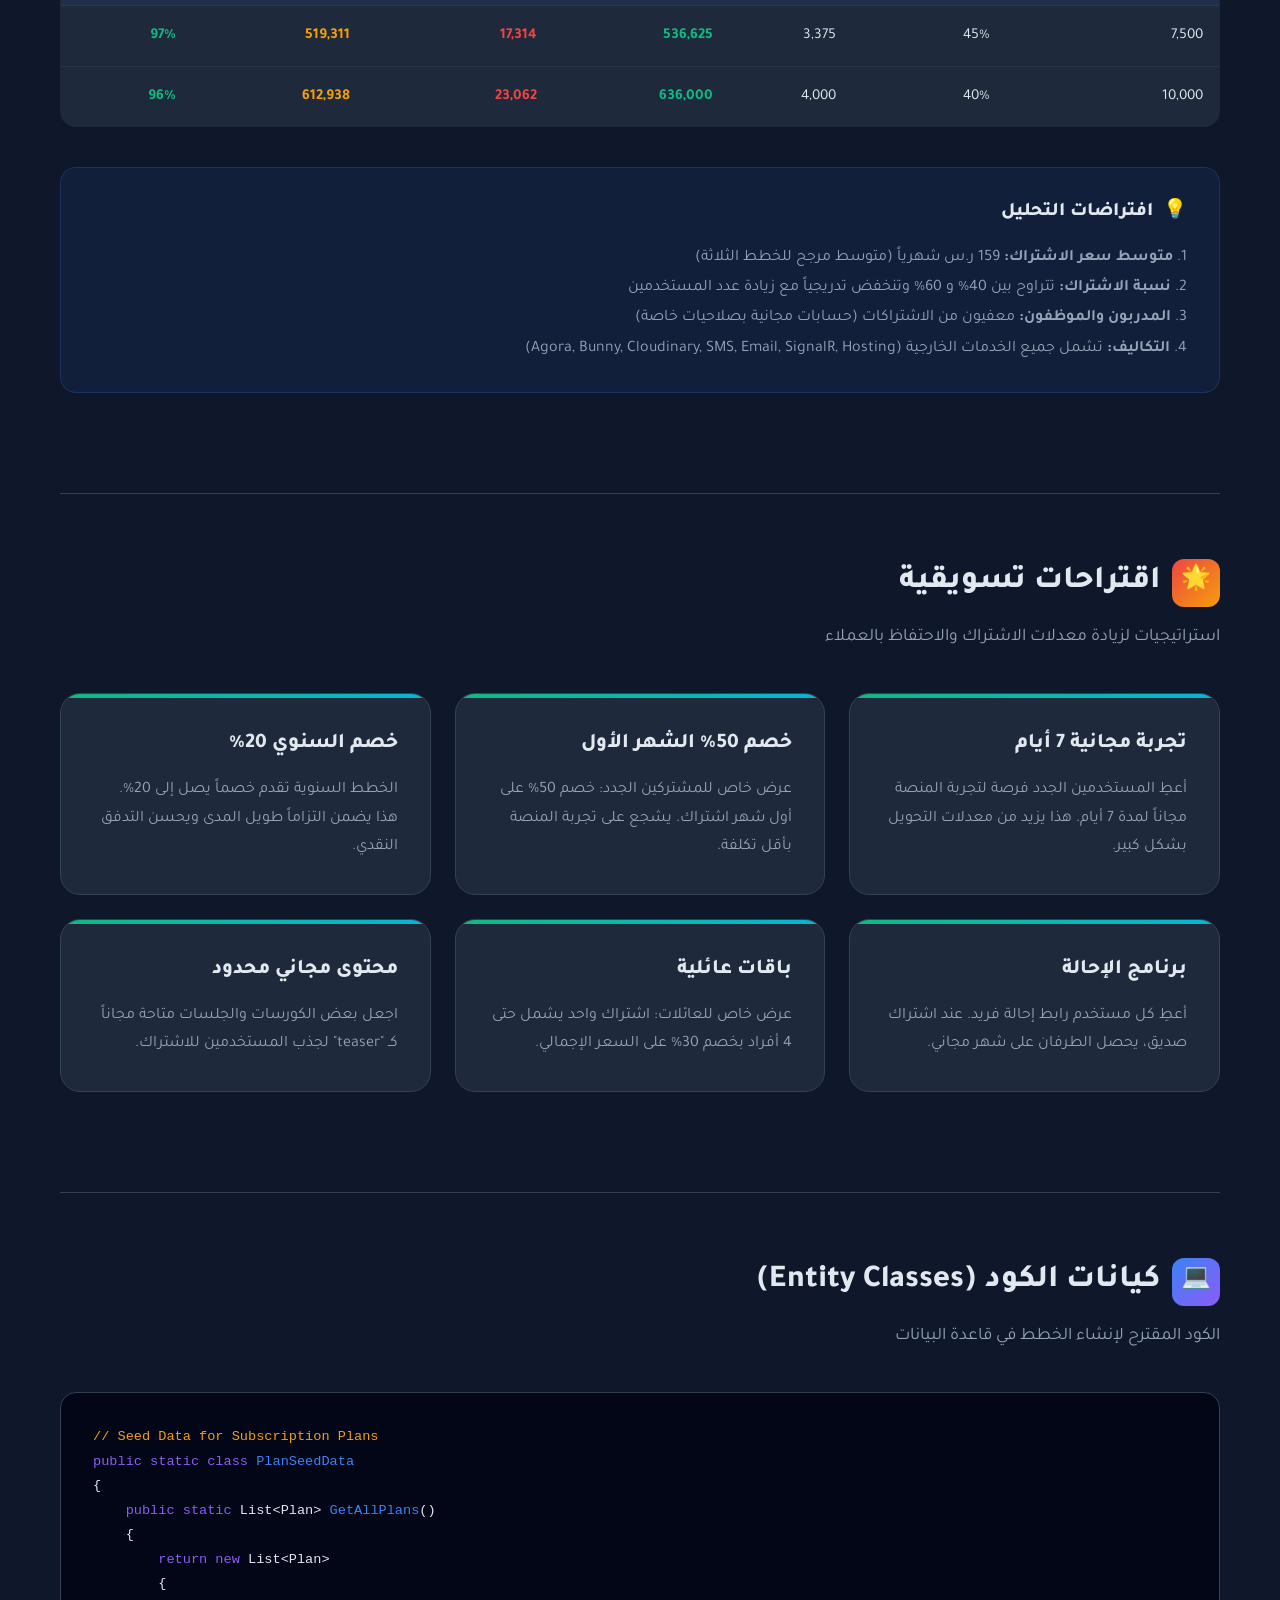
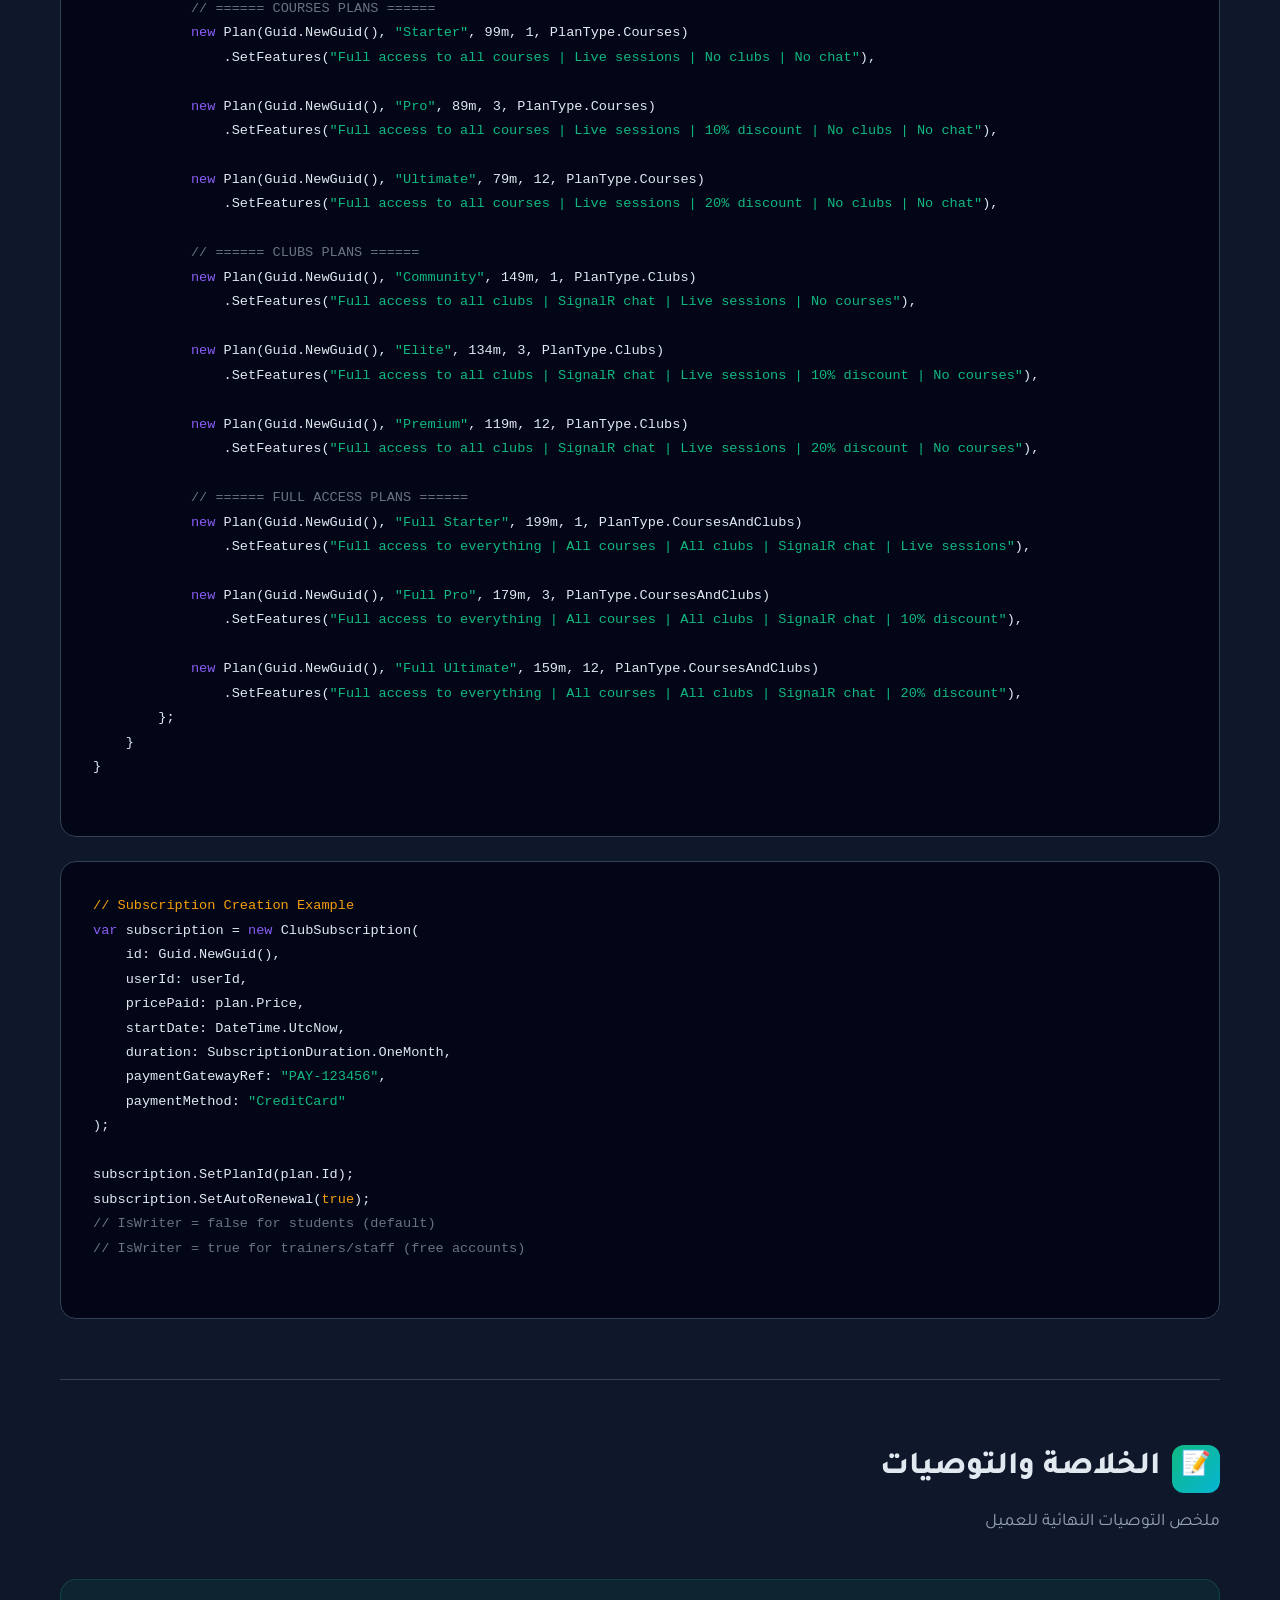
<file: mawahib/mawahib_report.html>
<!DOCTYPE html>
<html lang="ar" dir="rtl">
<head>
<meta charset="UTF-8">
<meta name="viewport" content="width=device-width, initial-scale=1.0">
<title>تقرير خطط الاشتراك - منصة مواهب (بالريال السعودي)</title>
<link href="https://fonts.googleapis.com/css2?family=Tajawal:wght@300;400;500;700;800;900&display=swap" rel="stylesheet">
<style>
:root{--primary:#3b82f6;--secondary:#8b5cf6;--accent:#ef4444;--success:#10b981;--warning:#f59e0b;--dark:#0f172a;--darker:#020617;--card:#1e293b;--text:#e2e8f0;--text-muted:#94a3b8;--border:#334155;--g1:linear-gradient(135deg,#3b82f6 0%,#8b5cf6 100%);--g2:linear-gradient(135deg,#ef4444 0%,#f59e0b 100%);--g3:linear-gradient(135deg,#10b981 0%,#06b6d4 100%);}
*{margin:0;padding:0;box-sizing:border-box;}
body{font-family:'Tajawal',sans-serif;background:var(--dark);color:var(--text);line-height:1.8;}
.hero{background:var(--darker);padding:80px 20px 60px;text-align:center;position:relative;overflow:hidden;}
.hero::before{content:'';position:absolute;top:-50%;left:-50%;width:200%;height:200%;background:radial-gradient(circle,rgba(59,130,246,0.1) 0%,transparent 70%);animation:pulse 8s ease-in-out infinite;}
@keyframes pulse{0%,100%{transform:scale(1);opacity:0.5}50%{transform:scale(1.1);opacity:0.8}}
.hero-content{position:relative;z-index:1;}
.hero h1{font-size:3.2rem;font-weight:900;background:var(--g1);-webkit-background-clip:text;-webkit-text-fill-color:transparent;background-clip:text;margin-bottom:15px;}
.hero .subtitle{font-size:1.3rem;color:var(--text-muted);font-weight:400;}
.hero .badge{display:inline-block;background:rgba(239,68,68,0.15);color:var(--accent);padding:8px 24px;border-radius:50px;font-size:0.95rem;font-weight:700;margin-top:20px;border:1px solid rgba(239,68,68,0.3);}
.container{max-width:1200px;margin:0 auto;padding:0 20px;}
.section{padding:60px 0;border-bottom:1px solid var(--border);}
.section-title{font-size:2rem;font-weight:800;margin-bottom:10px;display:flex;align-items:center;gap:12px;}
.section-title .icon{width:48px;height:48px;border-radius:12px;display:flex;align-items:center;justify-content:center;font-size:1.5rem;}
.section-desc{color:var(--text-muted);font-size:1.1rem;margin-bottom:40px;}
.cards-grid{display:grid;grid-template-columns:repeat(auto-fit,minmax(300px,1fr));gap:24px;margin-bottom:40px;}
.card{background:var(--card);border-radius:20px;padding:32px;border:1px solid var(--border);transition:all 0.3s ease;position:relative;overflow:hidden;}
.card::before{content:'';position:absolute;top:0;left:0;right:0;height:4px;background:var(--g1);opacity:0;transition:opacity 0.3s;}
.card:hover{transform:translateY(-5px);border-color:var(--primary);box-shadow:0 20px 40px rgba(0,0,0,0.3);}
.card:hover::before{opacity:1;}
.card-accent::before{background:var(--g2);opacity:1;}
.card-success::before{background:var(--g3);opacity:1;}
.card-header{display:flex;justify-content:space-between;align-items:flex-start;margin-bottom:20px;}
.card-type{font-size:0.85rem;font-weight:700;padding:6px 14px;border-radius:8px;background:rgba(59,130,246,0.15);color:var(--primary);}
.card-type.clubs{background:rgba(139,92,246,0.15);color:var(--secondary);}
.card-type.full{background:rgba(239,68,68,0.15);color:var(--accent);}
.card-name{font-size:1.6rem;font-weight:800;margin-bottom:5px;}
.card-duration{color:var(--text-muted);font-size:0.95rem;}
.card-price{font-size:2.5rem;font-weight:900;margin:20px 0;display:flex;align-items:baseline;gap:8px;}
.card-price .currency{font-size:1rem;color:var(--text-muted);font-weight:400;}
.card-price .period{font-size:1rem;color:var(--text-muted);font-weight:400;}
.card-total{font-size:1rem;color:var(--success);font-weight:700;margin-bottom:20px;}
.card-discount{display:inline-block;background:rgba(16,185,129,0.15);color:var(--success);padding:4px 12px;border-radius:6px;font-size:0.85rem;font-weight:700;margin-bottom:20px;}
.card-features{list-style:none;}
.card-features li{padding:8px 0;border-bottom:1px solid rgba(255,255,255,0.05);display:flex;align-items:center;gap:10px;font-size:0.95rem;}
.card-features li:last-child{border-bottom:none;}
.card-features .check{color:var(--success);font-weight:700;}
.card-features .x{color:var(--accent);font-weight:700;}
.card-highlight{border:2px solid var(--accent);position:relative;}
.card-highlight .popular-badge{position:absolute;top:-12px;left:50%;transform:translateX(-50%);background:var(--g2);color:white;padding:4px 20px;border-radius:20px;font-size:0.8rem;font-weight:800;}
.stats-grid{display:grid;grid-template-columns:repeat(auto-fit,minmax(180px,1fr));gap:20px;margin-bottom:40px;}
.stat-box{background:var(--card);border-radius:16px;padding:28px;text-align:center;border:1px solid var(--border);transition:all 0.3s;}
.stat-box:hover{transform:translateY(-3px);border-color:var(--primary);}
.stat-value{font-size:2.2rem;font-weight:900;margin-bottom:8px;}
.stat-value.blue{color:var(--primary);}
.stat-value.purple{color:var(--secondary);}
.stat-value.red{color:var(--accent);}
.stat-value.green{color:var(--success);}
.stat-value.orange{color:var(--warning);}
.stat-label{color:var(--text-muted);font-size:0.95rem;font-weight:500;}
.table-wrap{overflow-x:auto;margin-bottom:40px;}
table{width:100%;border-collapse:collapse;background:var(--card);border-radius:16px;overflow:hidden;border:1px solid var(--border);}
th{background:var(--darker);padding:18px 16px;text-align:right;font-weight:700;font-size:0.95rem;color:var(--text-muted);border-bottom:2px solid var(--border);}
td{padding:16px;border-bottom:1px solid rgba(255,255,255,0.05);font-size:0.95rem;}
tr:hover td{background:rgba(59,130,246,0.05);}
.tag{display:inline-block;padding:4px 12px;border-radius:6px;font-size:0.8rem;font-weight:700;}
.tag-courses{background:rgba(59,130,246,0.15);color:var(--primary);}
.tag-clubs{background:rgba(139,92,246,0.15);color:var(--secondary);}
.tag-full{background:rgba(239,68,68,0.15);color:var(--accent);}
.chart-container{background:var(--card);border-radius:20px;padding:32px;border:1px solid var(--border);margin-bottom:40px;text-align:center;}
.chart-container img{max-width:100%;height:auto;border-radius:12px;}
.chart-title{font-size:1.3rem;font-weight:700;margin-bottom:24px;color:var(--text);}
.server-grid{display:grid;grid-template-columns:repeat(auto-fit,minmax(200px,1fr));gap:20px;}
.server-card{background:var(--card);border-radius:16px;padding:28px;text-align:center;border:1px solid var(--border);transition:all 0.3s;}
.server-card:hover{transform:translateY(-5px);border-color:var(--primary);}
.server-card.recommended{border:2px solid var(--success);position:relative;}
.server-card.recommended::after{content:'موصى به';position:absolute;top:-10px;left:50%;transform:translateX(-50%);background:var(--success);color:white;padding:3px 16px;border-radius:12px;font-size:0.75rem;font-weight:800;}
.server-name{font-size:1.2rem;font-weight:800;margin-bottom:8px;}
.server-specs{color:var(--text-muted);font-size:0.9rem;margin-bottom:16px;}
.server-price{font-size:1.8rem;font-weight:900;color:var(--primary);}
.server-price-sar{font-size:1rem;color:var(--text-muted);}
.server-users{margin-top:12px;font-size:0.9rem;color:var(--warning);font-weight:700;}
.info-box{background:rgba(59,130,246,0.08);border:1px solid rgba(59,130,246,0.2);border-radius:16px;padding:28px 32px;margin-bottom:40px;}
.info-box.warning{background:rgba(245,158,11,0.08);border-color:rgba(245,158,11,0.2);}
.info-box.success{background:rgba(16,185,129,0.08);border-color:rgba(16,185,129,0.2);}
.info-box h3{font-size:1.2rem;font-weight:800;margin-bottom:12px;display:flex;align-items:center;gap:10px;}
.info-box p{color:var(--text-muted);line-height:1.9;}
.code-block{background:var(--darker);border-radius:16px;padding:32px;border:1px solid var(--border);overflow-x:auto;direction:ltr;text-align:left;}
.code-block pre{color:#e2e8f0;font-family:'Fira Code',monospace;font-size:0.85rem;line-height:1.8;}
.footer{background:var(--darker);padding:40px 20px;text-align:center;color:var(--text-muted);font-size:0.9rem;}
@media(max-width:768px){.hero h1{font-size:2rem}.section-title{font-size:1.5rem}.cards-grid{grid-template-columns:1fr}}
</style>
<base target="_blank">
</head>
<body>

<section class="hero">
    <div class="hero-content">
        <h1>تقرير خطط الاشتراك</h1>
        <p class="subtitle">منصة مواهب التعليمية / الاجتماعية - المملكة العربية السعودية</p>
        <p class="subtitle">تحليل شامل للتكاليف والإيرادات والربحية (بالريال السعودي)</p>
        <span class="badge">نطاق المستخدمين: 1,000 - 10,000 مستخدم</span>
    </div>
</section>

<div class="container">

<!-- Executive Summary -->
<section class="section">
    <h2 class="section-title">
        <span class="icon" style="background:var(--g1);">&#128200;</span>
        ملخص تنفيذي
    </h2>
    <p class="section-desc">نظرة عامة على النموذج الاقتصادي للمنصة والتوقعات المالية بالريال السعودي</p>

    <div class="stats-grid">
        <div class="stat-box"><div class="stat-value blue">9</div><div class="stat-label">خطة اشتراك</div></div>
        <div class="stat-box"><div class="stat-value purple">3</div><div class="stat-label">أنواع اشتراك</div></div>
        <div class="stat-box"><div class="stat-value red">23,062</div><div class="stat-label">أقصى تكلفة شهرية<br>(10,000 مستخدم) ر.س</div></div>
        <div class="stat-box"><div class="stat-value green">636,000</div><div class="stat-label">إيرادات شهرية متوقعة<br>(10,000 مستخدم) ر.س</div></div>
        <div class="stat-box"><div class="stat-value orange">96%</div><div class="stat-label">هامش ربح متوقع<br>(عند 10,000 مستخدم)</div></div>
    </div>

    <div class="info-box success">
        <h3><span style="color:var(--success);">&#10004;</span> فلسفة الخطط</h3>
        <p>الخطط في منصة مواهب تعتمد على <strong>فتح كل شيء</strong> للمشترك لمدة محددة. لا توجد قيود على عدد الساعات أو الجيجابايت أو الجلسات أو الرسائل. بمجرد الاشتراك، يحصل المستخدم على وصول كامل لجميع الميزات المرتبطة بنوع اشتراكه (كورسات، أندية، أو كليهما) طوال فترة الاشتراك.</p>
    </div>
</section>

<!-- Subscription Plans -->
<section class="section">
    <h2 class="section-title">
        <span class="icon" style="background:var(--g1);">&#128179;</span>
        خطط الاشتراك (بالريال السعودي)
    </h2>
    <p class="section-desc">9 خطط موزعة على 3 أنواع، كل خطة تفتح كل شيء لمدة محددة</p>

    <div class="cards-grid">
        <div class="card">
            <div class="card-header">
                <div><div class="card-type">Courses</div><div class="card-name">Starter</div><div class="card-duration">1 شهر</div></div>
            </div>
            <div class="card-price">99 <span class="currency">ر.س</span><span class="period">/شهر</span></div>
            <div class="card-total">الإجمالي: 99 ر.س</div>
            <ul class="card-features">
                <li><span class="check">&#10003;</span> وصول لجميع الكورسات</li>
                <li><span class="check">&#10003;</span> مشاهدة فيديوهات بدون حدود</li>
                <li><span class="check">&#10003;</span> حضور جلسات مباشرة</li>
                <li><span class="check">&#10003;</span> تحميل محتوى الكورسات</li>
                <li><span class="x">&#10007;</span> الوصول للأندية</li>
                <li><span class="x">&#10007;</span> الشات المباشر (SignalR)</li>
            </ul>
        </div>

        <div class="card">
            <div class="card-header">
                <div><div class="card-type">Courses</div><div class="card-name">Pro</div><div class="card-duration">3 أشهر</div></div>
            </div>
            <div class="card-price">89 <span class="currency">ر.س</span><span class="period">/شهر</span></div>
            <div class="card-total">الإجمالي: 267 ر.س</div>
            <span class="card-discount">خصم 10%</span>
            <ul class="card-features">
                <li><span class="check">&#10003;</span> وصول لجميع الكورسات</li>
                <li><span class="check">&#10003;</span> مشاهدة فيديوهات بدون حدود</li>
                <li><span class="check">&#10003;</span> حضور جلسات مباشرة</li>
                <li><span class="check">&#10003;</span> تحميل محتوى الكورسات</li>
                <li><span class="x">&#10007;</span> الوصول للأندية</li>
                <li><span class="x">&#10007;</span> الشات المباشر (SignalR)</li>
            </ul>
        </div>

        <div class="card">
            <div class="card-header">
                <div><div class="card-type">Courses</div><div class="card-name">Ultimate</div><div class="card-duration">12 شهر</div></div>
            </div>
            <div class="card-price">79 <span class="currency">ر.س</span><span class="period">/شهر</span></div>
            <div class="card-total">الإجمالي: 948 ر.س</div>
            <span class="card-discount">خصم 20%</span>
            <ul class="card-features">
                <li><span class="check">&#10003;</span> وصول لجميع الكورسات</li>
                <li><span class="check">&#10003;</span> مشاهدة فيديوهات بدون حدود</li>
                <li><span class="check">&#10003;</span> حضور جلسات مباشرة</li>
                <li><span class="check">&#10003;</span> تحميل محتوى الكورسات</li>
                <li><span class="x">&#10007;</span> الوصول للأندية</li>
                <li><span class="x">&#10007;</span> الشات المباشر (SignalR)</li>
            </ul>
        </div>

        <div class="card">
            <div class="card-header">
                <div><div class="card-type clubs">Clubs</div><div class="card-name">Community</div><div class="card-duration">1 شهر</div></div>
            </div>
            <div class="card-price">149 <span class="currency">ر.س</span><span class="period">/شهر</span></div>
            <div class="card-total">الإجمالي: 149 ر.س</div>
            <ul class="card-features">
                <li><span class="check">&#10003;</span> وصول لجميع الأندية</li>
                <li><span class="check">&#10003;</span> الشات المباشر (SignalR)</li>
                <li><span class="check">&#10003;</span> المجتمع والمنتديات</li>
                <li><span class="check">&#10003;</span> حضور جلسات مباشرة</li>
                <li><span class="check">&#10003;</span> تفاعل وردود فعل</li>
                <li><span class="x">&#10007;</span> الوصول للكورسات</li>
            </ul>
        </div>

        <div class="card">
            <div class="card-header">
                <div><div class="card-type clubs">Clubs</div><div class="card-name">Elite</div><div class="card-duration">3 أشهر</div></div>
            </div>
            <div class="card-price">134 <span class="currency">ر.س</span><span class="period">/شهر</span></div>
            <div class="card-total">الإجمالي: 402 ر.س</div>
            <span class="card-discount">خصم 10%</span>
            <ul class="card-features">
                <li><span class="check">&#10003;</span> وصول لجميع الأندية</li>
                <li><span class="check">&#10003;</span> الشات المباشر (SignalR)</li>
                <li><span class="check">&#10003;</span> المجتمع والمنتديات</li>
                <li><span class="check">&#10003;</span> حضور جلسات مباشرة</li>
                <li><span class="check">&#10003;</span> تفاعل وردود فعل</li>
                <li><span class="x">&#10007;</span> الوصول للكورسات</li>
            </ul>
        </div>

        <div class="card">
            <div class="card-header">
                <div><div class="card-type clubs">Clubs</div><div class="card-name">Premium</div><div class="card-duration">12 شهر</div></div>
            </div>
            <div class="card-price">119 <span class="currency">ر.س</span><span class="period">/شهر</span></div>
            <div class="card-total">الإجمالي: 1,428 ر.س</div>
            <span class="card-discount">خصم 20%</span>
            <ul class="card-features">
                <li><span class="check">&#10003;</span> وصول لجميع الأندية</li>
                <li><span class="check">&#10003;</span> الشات المباشر (SignalR)</li>
                <li><span class="check">&#10003;</span> المجتمع والمنتديات</li>
                <li><span class="check">&#10003;</span> حضور جلسات مباشرة</li>
                <li><span class="check">&#10003;</span> تفاعل وردود فعل</li>
                <li><span class="x">&#10007;</span> الوصول للكورسات</li>
            </ul>
        </div>

        <div class="card card-highlight">
            <span class="popular-badge">الأكثر طلباً</span>
            <div class="card-header">
                <div><div class="card-type full">Full Access</div><div class="card-name">Full Starter</div><div class="card-duration">1 شهر</div></div>
            </div>
            <div class="card-price">199 <span class="currency">ر.س</span><span class="period">/شهر</span></div>
            <div class="card-total">الإجمالي: 199 ر.س</div>
            <ul class="card-features">
                <li><span class="check">&#10003;</span> وصول لجميع الكورسات</li>
                <li><span class="check">&#10003;</span> وصول لجميع الأندية</li>
                <li><span class="check">&#10003;</span> الشات المباشر (SignalR)</li>
                <li><span class="check">&#10003;</span> حضور جلسات مباشرة</li>
                <li><span class="check">&#10003;</span> كل المميزات بدون حدود</li>
                <li><span class="check">&#10003;</span> أولوية الدعم الفني</li>
            </ul>
        </div>

        <div class="card card-highlight">
            <div class="card-header">
                <div><div class="card-type full">Full Access</div><div class="card-name">Full Pro</div><div class="card-duration">3 أشهر</div></div>
            </div>
            <div class="card-price">179 <span class="currency">ر.س</span><span class="period">/شهر</span></div>
            <div class="card-total">الإجمالي: 537 ر.س</div>
            <span class="card-discount">خصم 10%</span>
            <ul class="card-features">
                <li><span class="check">&#10003;</span> وصول لجميع الكورسات</li>
                <li><span class="check">&#10003;</span> وصول لجميع الأندية</li>
                <li><span class="check">&#10003;</span> الشات المباشر (SignalR)</li>
                <li><span class="check">&#10003;</span> حضور جلسات مباشرة</li>
                <li><span class="check">&#10003;</span> كل المميزات بدون حدود</li>
                <li><span class="check">&#10003;</span> أولوية الدعم الفني</li>
            </ul>
        </div>

        <div class="card card-highlight">
            <div class="card-header">
                <div><div class="card-type full">Full Access</div><div class="card-name">Full Ultimate</div><div class="card-duration">12 شهر</div></div>
            </div>
            <div class="card-price">159 <span class="currency">ر.س</span><span class="period">/شهر</span></div>
            <div class="card-total">الإجمالي: 1,908 ر.س</div>
            <span class="card-discount">خصم 20%</span>
            <ul class="card-features">
                <li><span class="check">&#10003;</span> وصول لجميع الكورسات</li>
                <li><span class="check">&#10003;</span> وصول لجميع الأندية</li>
                <li><span class="check">&#10003;</span> الشات المباشر (SignalR)</li>
                <li><span class="check">&#10003;</span> حضور جلسات مباشرة</li>
                <li><span class="check">&#10003;</span> كل المميزات بدون حدود</li>
                <li><span class="check">&#10003;</span> أولوية الدعم الفني</li>
            </ul>
        </div>
    </div>

    <div class="info-box warning">
        <h3><span style="color:var(--warning);">&#9888;</span> ملاحظة مهمة للمدربين والموظفين</h3>
        <p>المدربون والموظفون <strong>معفيون من الاشتراكات المدفوعة</strong>. يتم إنشاء حساباتهم بصلاحيات خاصة داخل النظام (IsWriter = true) ولا يحتاجون لشراء أي خطة. الاشتراكات موجهة فقط للطلاب والأعضاء النهائيين.</p>
    </div>
</section>

<!-- Plans Table -->
<section class="section">
    <h2 class="section-title">
        <span class="icon" style="background:var(--g3);">&#128196;</span>
        جدول خطط الاشتراك التفصيلي
    </h2>
    <p class="section-desc">ملخص شامل لجميع الخطط مع الأسعار والخصومات بالريال السعودي</p>

    <div class="table-wrap">
        <table>
            <thead>
                <tr>
                    <th>النوع</th>
                    <th>اسم الخطة</th>
                    <th>المدة</th>
                    <th>السعر الشهري</th>
                    <th>الإجمالي</th>
                    <th>الخصم</th>
                    <th>الوصول</th>
                </tr>
            </thead>
            <tbody>
                <tr><td><span class="tag tag-courses">Courses</span></td><td><strong>Starter</strong></td><td>1 شهر</td><td>99 ر.س</td><td>99 ر.س</td><td>—</td><td>كورسات فقط</td></tr>
                <tr><td><span class="tag tag-courses">Courses</span></td><td><strong>Pro</strong></td><td>3 أشهر</td><td>89 ر.س</td><td>267 ر.س</td><td style="color:var(--success);font-weight:700;">10%</td><td>كورسات فقط</td></tr>
                <tr><td><span class="tag tag-courses">Courses</span></td><td><strong>Ultimate</strong></td><td>12 شهر</td><td>79 ر.س</td><td>948 ر.س</td><td style="color:var(--success);font-weight:700;">20%</td><td>كورسات فقط</td></tr>
                <tr><td><span class="tag tag-clubs">Clubs</span></td><td><strong>Community</strong></td><td>1 شهر</td><td>149 ر.س</td><td>149 ر.س</td><td>—</td><td>أندية فقط</td></tr>
                <tr><td><span class="tag tag-clubs">Clubs</span></td><td><strong>Elite</strong></td><td>3 أشهر</td><td>134 ر.س</td><td>402 ر.س</td><td style="color:var(--success);font-weight:700;">10%</td><td>أندية فقط</td></tr>
                <tr><td><span class="tag tag-clubs">Clubs</span></td><td><strong>Premium</strong></td><td>12 شهر</td><td>119 ر.س</td><td>1,428 ر.س</td><td style="color:var(--success);font-weight:700;">20%</td><td>أندية فقط</td></tr>
                <tr><td><span class="tag tag-full">Full</span></td><td><strong>Full Starter</strong></td><td>1 شهر</td><td>199 ر.س</td><td>199 ر.س</td><td>—</td><td>كل شيء</td></tr>
                <tr><td><span class="tag tag-full">Full</span></td><td><strong>Full Pro</strong></td><td>3 أشهر</td><td>179 ر.س</td><td>537 ر.س</td><td style="color:var(--success);font-weight:700;">10%</td><td>كل شيء</td></tr>
                <tr><td><span class="tag tag-full">Full</span></td><td><strong>Full Ultimate</strong></td><td>12 شهر</td><td>159 ر.س</td><td>1,908 ر.س</td><td style="color:var(--success);font-weight:700;">20%</td><td>كل شيء</td></tr>
            </tbody>
        </table>
    </div>
</section>

<!-- Monthly Costs Chart -->
<section class="section">
    <h2 class="section-title">
        <span class="icon" style="background:var(--g2);">&#128202;</span>
        التكاليف الشهرية المتوقعة للخدمات
    </h2>
    <p class="section-desc">تحليل تفصيلي للتكاليف التشغيلية حسب عدد المستخدمين النشطين (بالريال السعودي)</p>

    <div class="chart-container">
        <div class="chart-title">التكاليف الشهرية الإجمالية حسب عدد المستخدمين (1,000 - 10,000)</div>
        <img src="01_monthly_costs_sar.png" alt="Monthly Costs by Users">
    </div>

    <div class="stats-grid">
        <div class="stat-box"><div class="stat-value red">2,378</div><div class="stat-label">شهرية @ 1,000 مستخدم<br>ر.س</div></div>
        <div class="stat-box"><div class="stat-value red">5,835</div><div class="stat-label">شهرية @ 2,500 مستخدم<br>ر.س</div></div>
        <div class="stat-box"><div class="stat-value red">11,569</div><div class="stat-label">شهرية @ 5,000 مستخدم<br>ر.س</div></div>
        <div class="stat-box"><div class="stat-value red">17,314</div><div class="stat-label">شهرية @ 7,500 مستخدم<br>ر.س</div></div>
        <div class="stat-box"><div class="stat-value red">23,062</div><div class="stat-label">شهرية @ 10,000 مستخدم<br>ر.س</div></div>
    </div>
</section>

<!-- Plans Comparison Chart -->
<section class="section">
    <h2 class="section-title">
        <span class="icon" style="background:var(--g1);">&#128200;</span>
        مقارنة خطط الاشتراك
    </h2>
    <p class="section-desc">مقارنة الأسعار الشهرية حسب نوع الاشتراك ومدته (بالريال السعودي)</p>

    <div class="chart-container">
        <div class="chart-title">مقارنة الأسعار الشهرية للخطط الثلاثة</div>
        <img src="02_plans_comparison_sar.png" alt="Plans Comparison">
    </div>
</section>

<!-- Revenue vs Costs -->
<section class="section">
    <h2 class="section-title">
        <span class="icon" style="background:var(--g3);">&#128200;</span>
        تحليل الإيرادات vs التكاليف
    </h2>
    <p class="section-desc">توقعات الربحية عند مختلف مستويات المستخدمين (بالريال السعودي)</p>

    <div class="chart-container">
        <div class="chart-title">الإيرادات المتوقعة مقابل التكاليف التشغيلية</div>
        <img src="03_revenue_vs_costs_sar.png" alt="Revenue vs Costs">
    </div>

    <div class="info-box">
        <h3><span style="color:var(--primary);">&#128161;</span> ملاحظات التحليل</h3>
        <p>التحليل يفترض أن <strong>40% إلى 60%</strong> من المستخدمين النشطين مشتركون مدفوعين. متوسط الإيراد لكل مستخدم مشترك يبلغ حوالي <strong>159 ر.س شهرياً</strong>. المنصة تبدأ في تحقيق ربح إيجابي منذ أول 1,000 مستخدم نشط، مع هامش ربح يتراوح بين <strong>96% و 98%</strong> حسب حجم المستخدمين.</p>
    </div>
</section>

<!-- User Consumption -->
<section class="section">
    <h2 class="section-title">
        <span class="icon" style="background:var(--g2);">&#128200;</span>
        استهلاك الخدمات المتوقع لكل مستخدم
    </h2>
    <p class="section-desc">تقديرات الاستهلاك الشهري والسنوي للخدمات المختلفة</p>

    <div class="chart-container">
        <div class="chart-title">الاستهلاك المتوقع لكل مستخدم (شهرياً vs سنوياً)</div>
        <img src="04_user_consumption.png" alt="User Consumption">
    </div>

    <div class="table-wrap">
        <table>
            <thead>
                <tr>
                    <th>الخدمة</th>
                    <th>الاستهلاك الشهري / مستخدم</th>
                    <th>الاستهلاك السنوي / مستخدم</th>
                    <th>نموذج التسعير</th>
                    <th>التكلفة التقريبية / مستخدم / شهر</th>
                </tr>
            </thead>
            <tbody>
                <tr><td><strong>Agora</strong> (بث مباشر)</td><td>4 ساعات</td><td>48 ساعة</td><td>$3.99 / 1000 دقيقة فيديو HD</td><td>~1.43 ر.س</td></tr>
                <tr><td><strong>Bunny.net</strong> (تخزين)</td><td>2 GB</td><td>24 GB</td><td>$0.01 / GB</td><td>~0.08 ر.س</td></tr>
                <tr><td><strong>Bunny.net</strong> (باندويث)</td><td>5 GB</td><td>60 GB</td><td>$0.005 / GB</td><td>~0.09 ر.س</td></tr>
                <tr><td><strong>Cloudinary</strong></td><td>3 Credits</td><td>36 Credits</td><td>$89 - $224 / شهر</td><td>~0.34 ر.س</td></tr>
                <tr><td><strong>SMS</strong> (Twilio)</td><td>5 رسائل</td><td>60 رسالة</td><td>~$0.015 / رسالة</td><td>~0.28 ر.س</td></tr>
                <tr><td><strong>Email</strong> (SendGrid/SES)</td><td>10 رسائل</td><td>120 رسالة</td><td>~$0.0001 / رسالة</td><td>~0.004 ر.س</td></tr>
                <tr><td><strong>SignalR</strong></td><td>500 رسالة</td><td>6,000 رسالة</td><td>Self-hosted / Azure</td><td>~0.06 ر.س</td></tr>
                <tr style="background:rgba(16,185,129,0.1);"><td><strong>الإجمالي التقريبي</strong></td><td>—</td><td>—</td><td>—</td><td><strong>~2.21 ر.س / مستخدم / شهر</strong></td></tr>
            </tbody>
        </table>
    </div>
</section>

<!-- Hostinger Packages -->
<section class="section">
    <h2 class="section-title">
        <span class="icon" style="background:var(--g1);">&#128187;</span>
        باقات الاستضافة الموصى بها (Hostinger VPS)
    </h2>
    <p class="section-desc">باقات Hostinger KVM المناسبة لمنصة مواهب مع الأسعار بالريال السعودي</p>

    <div class="chart-container">
        <div class="chart-title">مقارنة باقات Hostinger VPS</div>
        <img src="05_hostinger_packages.png" alt="Hostinger Packages">
    </div>

    <div class="server-grid">
        <div class="server-card">
            <div class="server-name">KVM 1</div>
            <div class="server-specs">1 vCPU<br>4 GB RAM<br>50 GB NVMe</div>
            <div class="server-price">$7.99</div>
            <div class="server-price-sar">30 ر.س / شهر</div>
            <div class="server-users">حتى 500 مستخدم</div>
        </div>
        <div class="server-card">
            <div class="server-name">KVM 2</div>
            <div class="server-specs">2 vCPU<br>8 GB RAM<br>100 GB NVMe</div>
            <div class="server-price">$10.99</div>
            <div class="server-price-sar">41 ر.س / شهر</div>
            <div class="server-users">حتى 1,500 مستخدم</div>
        </div>
        <div class="server-card recommended">
            <div class="server-name">KVM 4</div>
            <div class="server-specs">4 vCPU<br>16 GB RAM<br>200 GB NVMe</div>
            <div class="server-price">$12.99</div>
            <div class="server-price-sar">49 ر.س / شهر</div>
            <div class="server-users">حتى 3,500 مستخدم</div>
        </div>
        <div class="server-card">
            <div class="server-name">KVM 8</div>
            <div class="server-specs">8 vCPU<br>32 GB RAM<br>400 GB NVMe</div>
            <div class="server-price">$25.99</div>
            <div class="server-price-sar">97 ر.س / شهر</div>
            <div class="server-users">حتى 7,000 مستخدم</div>
        </div>
        <div class="server-card">
            <div class="server-name">KVM 16</div>
            <div class="server-specs">16 vCPU<br>64 GB RAM<br>800 GB NVMe</div>
            <div class="server-price">$49.99</div>
            <div class="server-price-sar">187 ر.س / شهر</div>
            <div class="server-users">حتى 15,000 مستخدم</div>
        </div>
    </div>

    <div class="info-box success" style="margin-top:30px;">
        <h3><span style="color:var(--success);">&#10004;</span> التوصية للنطاق 1,000 - 10,000 مستخدم</h3>
        <p>للنطاق المستهدف <strong>1,000 إلى 10,000 مستخدم</strong>، نوصي بـ <strong>Hostinger KVM 4</strong> كبداية (49 ر.س/شهر) مع إمكانية الترقية إلى <strong>KVM 8</strong> (97 ر.س/شهر) عند تجاوز 5,000 مستخدم نشط. جميع الباقات تشمل: IPv4 مخصص، Snapshot يومي، Firewall مدمج، ودعم فني 24/7.</p>
    </div>
</section>

<!-- Cost Breakdown -->
<section class="section">
    <h2 class="section-title">
        <span class="icon" style="background:var(--g2);">&#128176;</span>
        تفصيل التكاليف الشهرية (@ 5,000 مستخدم)
    </h2>
    <p class="section-desc">تحليل مفصل للتكاليف عند 5,000 مستخدم نشط (السيناريو الأكثر واقعية)</p>

    <div class="table-wrap">
        <table>
            <thead>
                <tr>
                    <th>الخدمة</th>
                    <th>الوصف</th>
                    <th>التكلفة الشهرية (USD)</th>
                    <th>التكلفة الشهرية (SAR)</th>
                    <th>نسبة من الإجمالي</th>
                </tr>
            </thead>
            <tbody>
                <tr><td><strong>Agora</strong></td><td>بث مباشر، صوت/فيديو</td><td style="color:var(--accent);font-weight:700;">$1,900</td><td>7,125 ر.س</td><td>61.6%</td></tr>
                <tr><td><strong>Hosting / DB</strong></td><td>Hostinger KVM 4 + قاعدة بيانات + Backups</td><td>$60</td><td>225 ر.س</td><td>1.9%</td></tr>
                <tr><td><strong>Cloudinary</strong></td><td>صور، فيديوهات، تحويلات</td><td>$450</td><td>1,688 ر.س</td><td>14.6%</td></tr>
                <tr><td><strong>Bunny.net</strong></td><td>تخزين فيديوهات + باندويث استريم</td><td>$225</td><td>844 ر.س</td><td>7.3%</td></tr>
                <tr><td><strong>SMS / Email</strong></td><td>OTP، إشعارات، تأكيدات</td><td>$400</td><td>1,500 ر.س</td><td>13.0%</td></tr>
                <tr><td><strong>SignalR</strong></td><td>شات مباشر، real-time</td><td>$50</td><td>188 ر.س</td><td>1.6%</td></tr>
                <tr style="background:rgba(239,68,68,0.1);"><td><strong>الإجمالي</strong></td><td>—</td><td style="color:var(--accent);font-weight:900;"><strong>$3,085</strong></td><td><strong>11,569 ر.س</strong></td><td><strong>100%</strong></td></tr>
            </tbody>
        </table>
    </div>
</section>

<!-- Revenue Projection -->
<section class="section">
    <h2 class="section-title">
        <span class="icon" style="background:var(--g3);">&#128200;</span>
        توقعات الإيرادات والأرباح (بالريال السعودي)
    </h2>
    <p class="section-desc">سيناريو الإيرادات المتوقعة بناءً على معدلات الاشتراك المختلفة</p>

    <div class="table-wrap">
        <table>
            <thead>
                <tr>
                    <th>المستخدمين النشطين</th>
                    <th>نسبة الاشتراك</th>
                    <th>المشتركون</th>
                    <th>إيراد شهري (ر.س)</th>
                    <th>تكلفة شهرية (ر.س)</th>
                    <th>صافي الربح (ر.س)</th>
                    <th>هامش الربح</th>
                </tr>
            </thead>
            <tbody>
                <tr>
                    <td>1,000</td>
                    <td>60%</td>
                    <td>600</td>
                    <td style="color:var(--success);font-weight:700;">95,400</td>
                    <td style="color:var(--accent);font-weight:700;">2,378</td>
                    <td style="color:var(--warning);font-weight:700;">93,022</td>
                    <td style="color:var(--success);font-weight:700;">98%</td>
                </tr>
                <tr>
                    <td>2,500</td>
                    <td>55%</td>
                    <td>1,375</td>
                    <td style="color:var(--success);font-weight:700;">218,625</td>
                    <td style="color:var(--accent);font-weight:700;">5,835</td>
                    <td style="color:var(--warning);font-weight:700;">212,790</td>
                    <td style="color:var(--success);font-weight:700;">97%</td>
                </tr>
                <tr style="background:rgba(59,130,246,0.08);">
                    <td><strong>5,000</strong></td>
                    <td><strong>50%</strong></td>
                    <td><strong>2,500</strong></td>
                    <td style="color:var(--success);font-weight:900;"><strong>397,500</strong></td>
                    <td style="color:var(--accent);font-weight:900;"><strong>11,569</strong></td>
                    <td style="color:var(--warning);font-weight:900;"><strong>385,931</strong></td>
                    <td style="color:var(--success);font-weight:900;"><strong>97%</strong></td>
                </tr>
                <tr>
                    <td>7,500</td>
                    <td>45%</td>
                    <td>3,375</td>
                    <td style="color:var(--success);font-weight:700;">536,625</td>
                    <td style="color:var(--accent);font-weight:700;">17,314</td>
                    <td style="color:var(--warning);font-weight:700;">519,311</td>
                    <td style="color:var(--success);font-weight:700;">97%</td>
                </tr>
                <tr>
                    <td>10,000</td>
                    <td>40%</td>
                    <td>4,000</td>
                    <td style="color:var(--success);font-weight:700;">636,000</td>
                    <td style="color:var(--accent);font-weight:700;">23,062</td>
                    <td style="color:var(--warning);font-weight:700;">612,938</td>
                    <td style="color:var(--success);font-weight:700;">96%</td>
                </tr>
            </tbody>
        </table>
    </div>

    <div class="info-box">
        <h3><span style="color:var(--primary);">&#128161;</span> افتراضات التحليل</h3>
        <p>1. <strong>متوسط سعر الاشتراك:</strong> 159 ر.س شهرياً (متوسط مرجح للخطط الثلاثة)<br>
        2. <strong>نسبة الاشتراك:</strong> تتراوح بين 40% و 60% وتنخفض تدريجياً مع زيادة عدد المستخدمين<br>
        3. <strong>المدربون والموظفون:</strong> معفيون من الاشتراكات (حسابات مجانية بصلاحيات خاصة)<br>
        4. <strong>التكاليف:</strong> تشمل جميع الخدمات الخارجية (Agora, Bunny, Cloudinary, SMS, Email, SignalR, Hosting)</p>
    </div>
</section>

<!-- Marketing Suggestions -->
<section class="section">
    <h2 class="section-title">
        <span class="icon" style="background:var(--g2);">&#127775;</span>
        اقتراحات تسويقية
    </h2>
    <p class="section-desc">استراتيجيات لزيادة معدلات الاشتراك والاحتفاظ بالعملاء</p>

    <div class="cards-grid">
        <div class="card card-success">
            <div class="card-name" style="font-size:1.3rem;">تجربة مجانية 7 أيام</div>
            <p style="color:var(--text-muted);margin-top:12px;">أعطِ المستخدمين الجدد فرصة لتجربة المنصة مجاناً لمدة 7 أيام. هذا يزيد من معدلات التحويل بشكل كبير.</p>
        </div>
        <div class="card card-success">
            <div class="card-name" style="font-size:1.3rem;">خصم 50% الشهر الأول</div>
            <p style="color:var(--text-muted);margin-top:12px;">عرض خاص للمشتركين الجدد: خصم 50% على أول شهر اشتراك. يشجع على تجربة المنصة بأقل تكلفة.</p>
        </div>
        <div class="card card-success">
            <div class="card-name" style="font-size:1.3rem;">خصم السنوي 20%</div>
            <p style="color:var(--text-muted);margin-top:12px;">الخطط السنوية تقدم خصماً يصل إلى 20%. هذا يضمن التزاماً طويل المدى ويحسن التدفق النقدي.</p>
        </div>
        <div class="card card-success">
            <div class="card-name" style="font-size:1.3rem;">برنامج الإحالة</div>
            <p style="color:var(--text-muted);margin-top:12px;">أعطِ كل مستخدم رابط إحالة فريد. عند اشتراك صديق، يحصل الطرفان على شهر مجاني.</p>
        </div>
        <div class="card card-success">
            <div class="card-name" style="font-size:1.3rem;">باقات عائلية</div>
            <p style="color:var(--text-muted);margin-top:12px;">عرض خاص للعائلات: اشتراك واحد يشمل حتى 4 أفراد بخصم 30% على السعر الإجمالي.</p>
        </div>
        <div class="card card-success">
            <div class="card-name" style="font-size:1.3rem;">محتوى مجاني محدود</div>
            <p style="color:var(--text-muted);margin-top:12px;">اجعل بعض الكورسات والجلسات متاحة مجاناً كـ "teaser" لجذب المستخدمين للاشتراك.</p>
        </div>
    </div>
</section>

<!-- C# Entity Code -->
<section class="section">
    <h2 class="section-title">
        <span class="icon" style="background:var(--g1);">&#128187;</span>
        كيانات الكود (Entity Classes)
    </h2>
    <p class="section-desc">الكود المقترح لإنشاء الخطط في قاعدة البيانات</p>

    <div class="code-block">
        <pre>
<span style="color:#f59e0b;">// Seed Data for Subscription Plans</span>
<span style="color:#8b5cf6;">public static class</span> <span style="color:#3b82f6;">PlanSeedData</span>
{
    <span style="color:#8b5cf6;">public static</span> List&lt;Plan&gt; <span style="color:#3b82f6;">GetAllPlans</span>()
    {
        <span style="color:#8b5cf6;">return new</span> List&lt;Plan&gt;
        {
            <span style="color:#6b7280;">// ====== COURSES PLANS ======</span>
            <span style="color:#8b5cf6;">new</span> Plan(Guid.NewGuid(), <span style="color:#10b981;">"Starter"</span>, 99m, 1, PlanType.Courses)
                .SetFeatures(<span style="color:#10b981;">"Full access to all courses | Live sessions | No clubs | No chat"</span>),

            <span style="color:#8b5cf6;">new</span> Plan(Guid.NewGuid(), <span style="color:#10b981;">"Pro"</span>, 89m, 3, PlanType.Courses)
                .SetFeatures(<span style="color:#10b981;">"Full access to all courses | Live sessions | 10% discount | No clubs | No chat"</span>),

            <span style="color:#8b5cf6;">new</span> Plan(Guid.NewGuid(), <span style="color:#10b981;">"Ultimate"</span>, 79m, 12, PlanType.Courses)
                .SetFeatures(<span style="color:#10b981;">"Full access to all courses | Live sessions | 20% discount | No clubs | No chat"</span>),

            <span style="color:#6b7280;">// ====== CLUBS PLANS ======</span>
            <span style="color:#8b5cf6;">new</span> Plan(Guid.NewGuid(), <span style="color:#10b981;">"Community"</span>, 149m, 1, PlanType.Clubs)
                .SetFeatures(<span style="color:#10b981;">"Full access to all clubs | SignalR chat | Live sessions | No courses"</span>),

            <span style="color:#8b5cf6;">new</span> Plan(Guid.NewGuid(), <span style="color:#10b981;">"Elite"</span>, 134m, 3, PlanType.Clubs)
                .SetFeatures(<span style="color:#10b981;">"Full access to all clubs | SignalR chat | Live sessions | 10% discount | No courses"</span>),

            <span style="color:#8b5cf6;">new</span> Plan(Guid.NewGuid(), <span style="color:#10b981;">"Premium"</span>, 119m, 12, PlanType.Clubs)
                .SetFeatures(<span style="color:#10b981;">"Full access to all clubs | SignalR chat | Live sessions | 20% discount | No courses"</span>),

            <span style="color:#6b7280;">// ====== FULL ACCESS PLANS ======</span>
            <span style="color:#8b5cf6;">new</span> Plan(Guid.NewGuid(), <span style="color:#10b981;">"Full Starter"</span>, 199m, 1, PlanType.CoursesAndClubs)
                .SetFeatures(<span style="color:#10b981;">"Full access to everything | All courses | All clubs | SignalR chat | Live sessions"</span>),

            <span style="color:#8b5cf6;">new</span> Plan(Guid.NewGuid(), <span style="color:#10b981;">"Full Pro"</span>, 179m, 3, PlanType.CoursesAndClubs)
                .SetFeatures(<span style="color:#10b981;">"Full access to everything | All courses | All clubs | SignalR chat | 10% discount"</span>),

            <span style="color:#8b5cf6;">new</span> Plan(Guid.NewGuid(), <span style="color:#10b981;">"Full Ultimate"</span>, 159m, 12, PlanType.CoursesAndClubs)
                .SetFeatures(<span style="color:#10b981;">"Full access to everything | All courses | All clubs | SignalR chat | 20% discount"</span>),
        };
    }
}
        </pre>
    </div>

    <div class="code-block" style="margin-top:24px;">
        <pre>
<span style="color:#f59e0b;">// Subscription Creation Example</span>
<span style="color:#8b5cf6;">var</span> subscription = <span style="color:#8b5cf6;">new</span> ClubSubscription(
    id: Guid.NewGuid(),
    userId: userId,
    pricePaid: plan.Price,
    startDate: DateTime.UtcNow,
    duration: SubscriptionDuration.OneMonth,
    paymentGatewayRef: <span style="color:#10b981;">"PAY-123456"</span>,
    paymentMethod: <span style="color:#10b981;">"CreditCard"</span>
);

subscription.SetPlanId(plan.Id);
subscription.SetAutoRenewal(<span style="color:#f59e0b;">true</span>);
<span style="color:#6b7280;">// IsWriter = false for students (default)</span>
<span style="color:#6b7280;">// IsWriter = true for trainers/staff (free accounts)</span>
        </pre>
    </div>
</section>

<!-- Summary -->
<section class="section">
    <h2 class="section-title">
        <span class="icon" style="background:var(--g3);">&#128221;</span>
        الخلاصة والتوصيات
    </h2>
    <p class="section-desc">ملخص التوصيات النهائية للعميل</p>

    <div class="info-box success">
        <h3><span style="color:var(--success);">&#10004;</span> التوصيات النهائية</h3>
        <p><strong>1. نموذج التسعير:</strong> الخطط الزمنية (1 شهر / 3 أشهر / 12 شهر) هي النموذج الأمثل للمنصة. كل خطة تفتح كل شيء بدون قيود.<br><br>
        <strong>2. الأسعار المقترحة (بالريال السعودي):</strong><br>
        &nbsp;&nbsp;&bull; Courses: 99 / 89 / 79 ر.س شهرياً<br>
        &nbsp;&nbsp;&bull; Clubs: 149 / 134 / 119 ر.س شهرياً<br>
        &nbsp;&nbsp;&bull; Full Access: 199 / 179 / 159 ر.س شهرياً<br><br>
        <strong>3. التكاليف:</strong> عند 5,000 مستخدم نشط، التكلفة الشهرية ~11,569 ر.س مع هامش ربح 97%.<br><br>
        <strong>4. الاستضافة:</strong> Hostinger KVM 4 (49 ر.س/شهر) كبداية، مع ترقية تلقائية عند الحاجة.<br><br>
        <strong>5. المدربون:</strong> حسابات مجانية بصلاحيات خاصة (IsWriter = true) بدون اشتراكات.<br><br>
        <strong>6. التسويق:</strong> تجربة مجانية 7 أيام + خصم 50% الشهر الأول + برنامج إحالة.</p>
    </div>

    <div class="stats-grid">
        <div class="stat-box">
            <div class="stat-value green">97%</div>
            <div class="stat-label">هامش ربح @ 5,000 مستخدم</div>
        </div>
        <div class="stat-box">
            <div class="stat-value blue">385,931</div>
            <div class="stat-label">صافي ربح شهري @ 5,000<br>ر.س</div>
        </div>
        <div class="stat-box">
            <div class="stat-value purple">4,631,172</div>
            <div class="stat-label">صافي ربح سنوي @ 5,000<br>ر.س</div>
        </div>
        <div class="stat-box">
            <div class="stat-value orange">49 ر.س</div>
            <div class="stat-label">تكلفة الاستضافة الشهرية<br>(KVM 4)</div>
        </div>
    </div>
</section>

</div>

<footer class="footer">
    <p>تقرير خطط الاشتراك - منصة مواهب التعليمية | المملكة العربية السعودية</p>
    <p style="margin-top:8px;">تم إعداد هذا التقرير بتاريخ 22 يوليو 2026 | جميع الأسعار بالريال السعودي (SAR)</p>
</footer>

</body>
</html>
</file>
<file: Avatar/av.css>
body{
    background-image: linear-gradient(to right ,#040944 20% ,#110d23f2  );
    height: 100hv;
    width: 100%;
    display: flex;
   margin: 0;


}
a{
    color: white;
    text-decoration: none;
}
.container{
    
    height: 100dvh;
    width: 100%;
   background-image:linear-gradient(to right, #2f0bbc8d 30%,#060b4da7),url(1697889991.jpg);
  background-size: cover;
  background-position: center;
  background-repeat: no-repeat;
}
header{
    display: flex;
    justify-content: space-between;
}
.logo{
    font-size: 30px;
    padding: 20px;
    text-transform: uppercase;
}
ul{
  width: 50%;
 
    list-style: none;
    display: flex ;
    justify-content: space-evenly;
   
}
.container:hover{
    background-image:linear-gradient(to right, transparent 30%,rgb(15, 41, 187)),url(1697889991.jpg);

}
ul a:hover{
    border-bottom: solid red;
}

.cont{
   color: white;
    width: 50%;
    margin-top: 40px;
    padding-left: 30px;
}
.cont h2{
    text-transform: uppercase;
    font-size: 80px;
}
.cont p{
    width: 350px;
}
.cont button{
    font-size: 30px;
    border-radius: 10px;
    background: #06675f;
}
button:hover{
    font-size: 35px;
    background: transparent;
    border: solid white;
    color: rgb(147, 15, 15);
}
</file>
